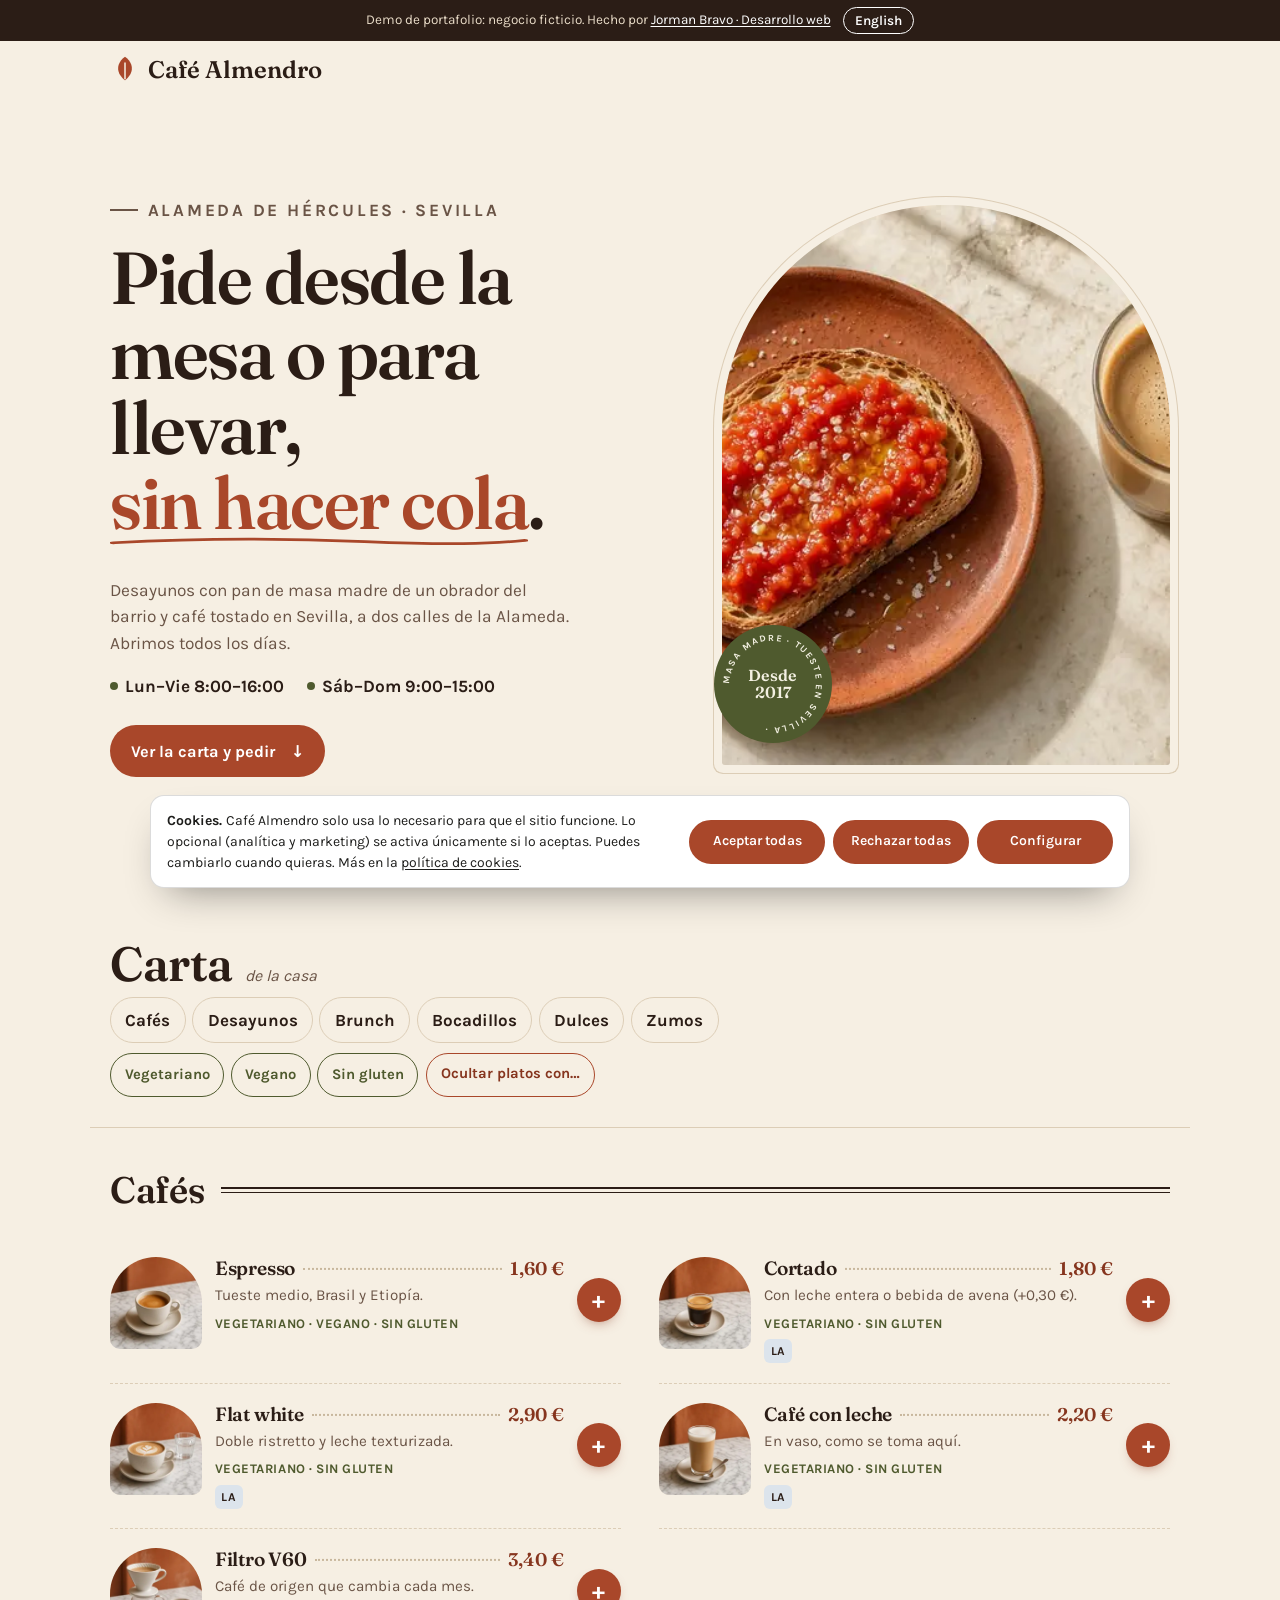
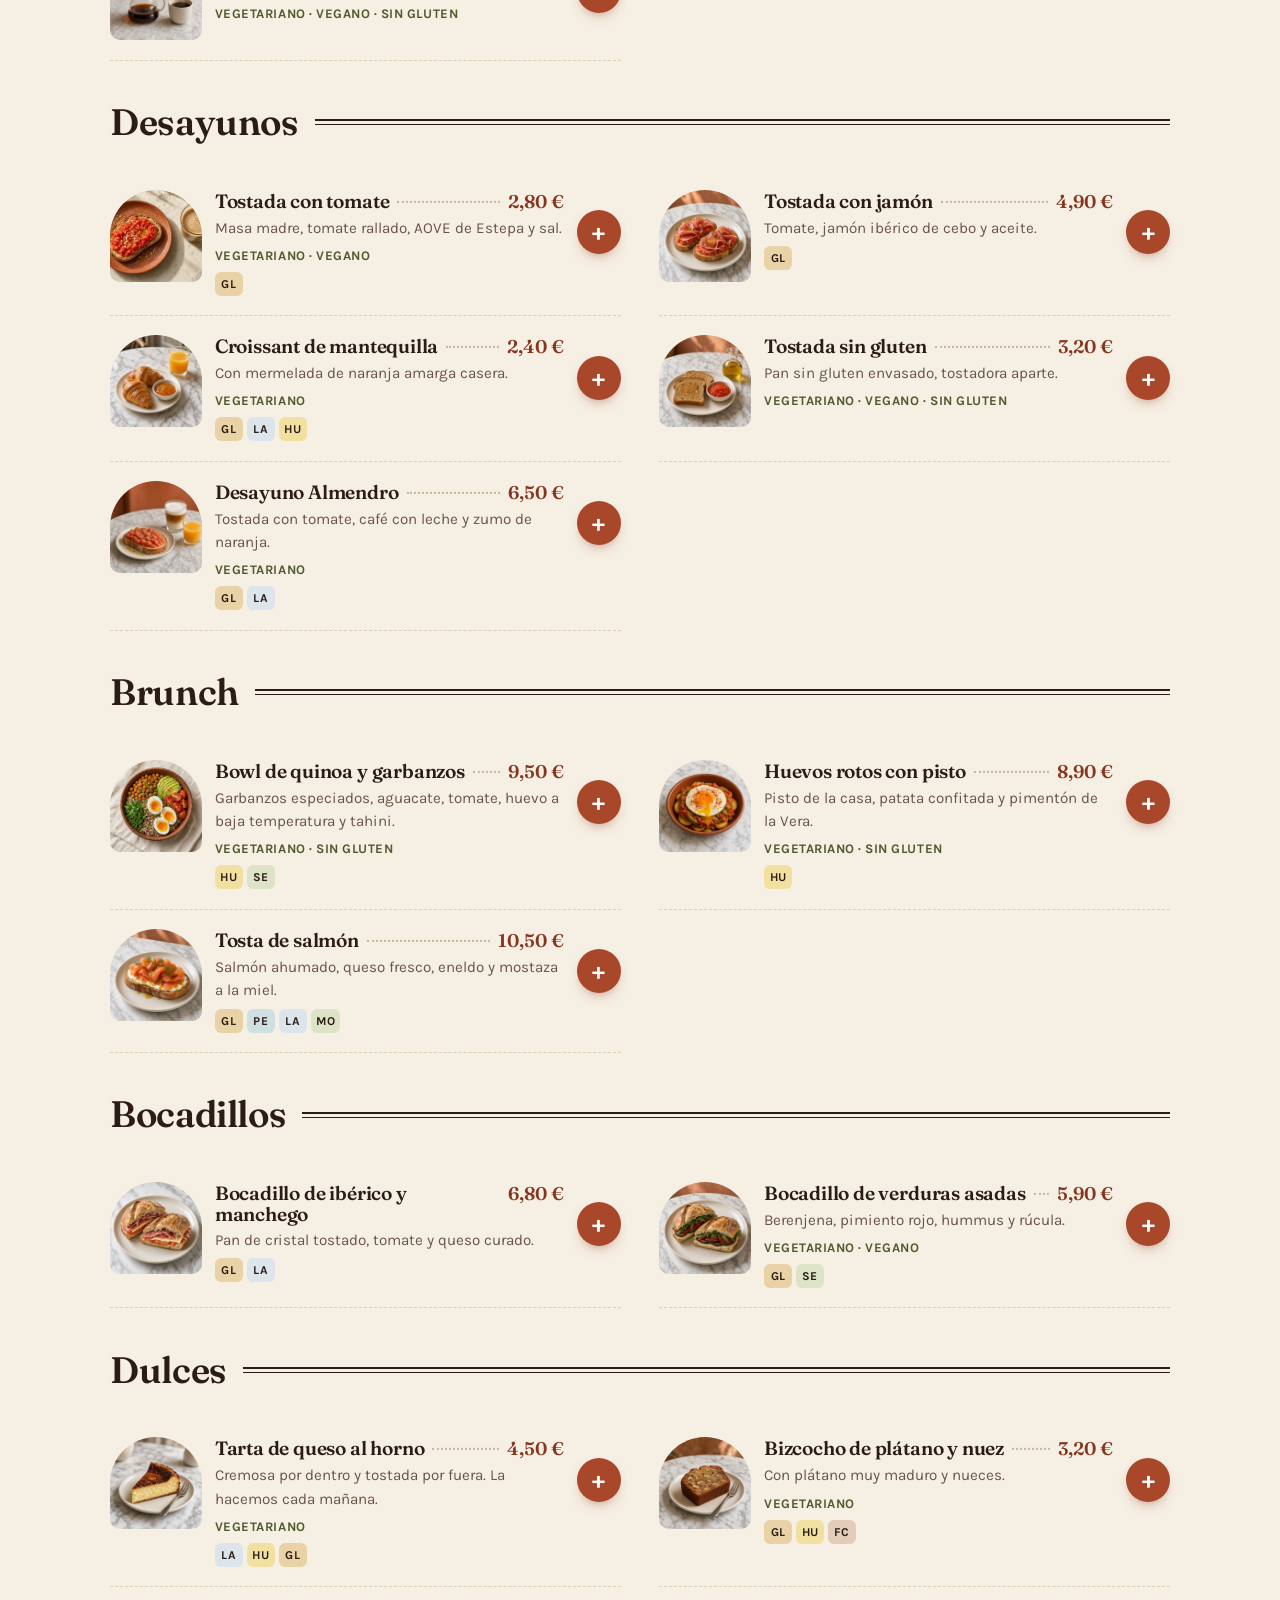
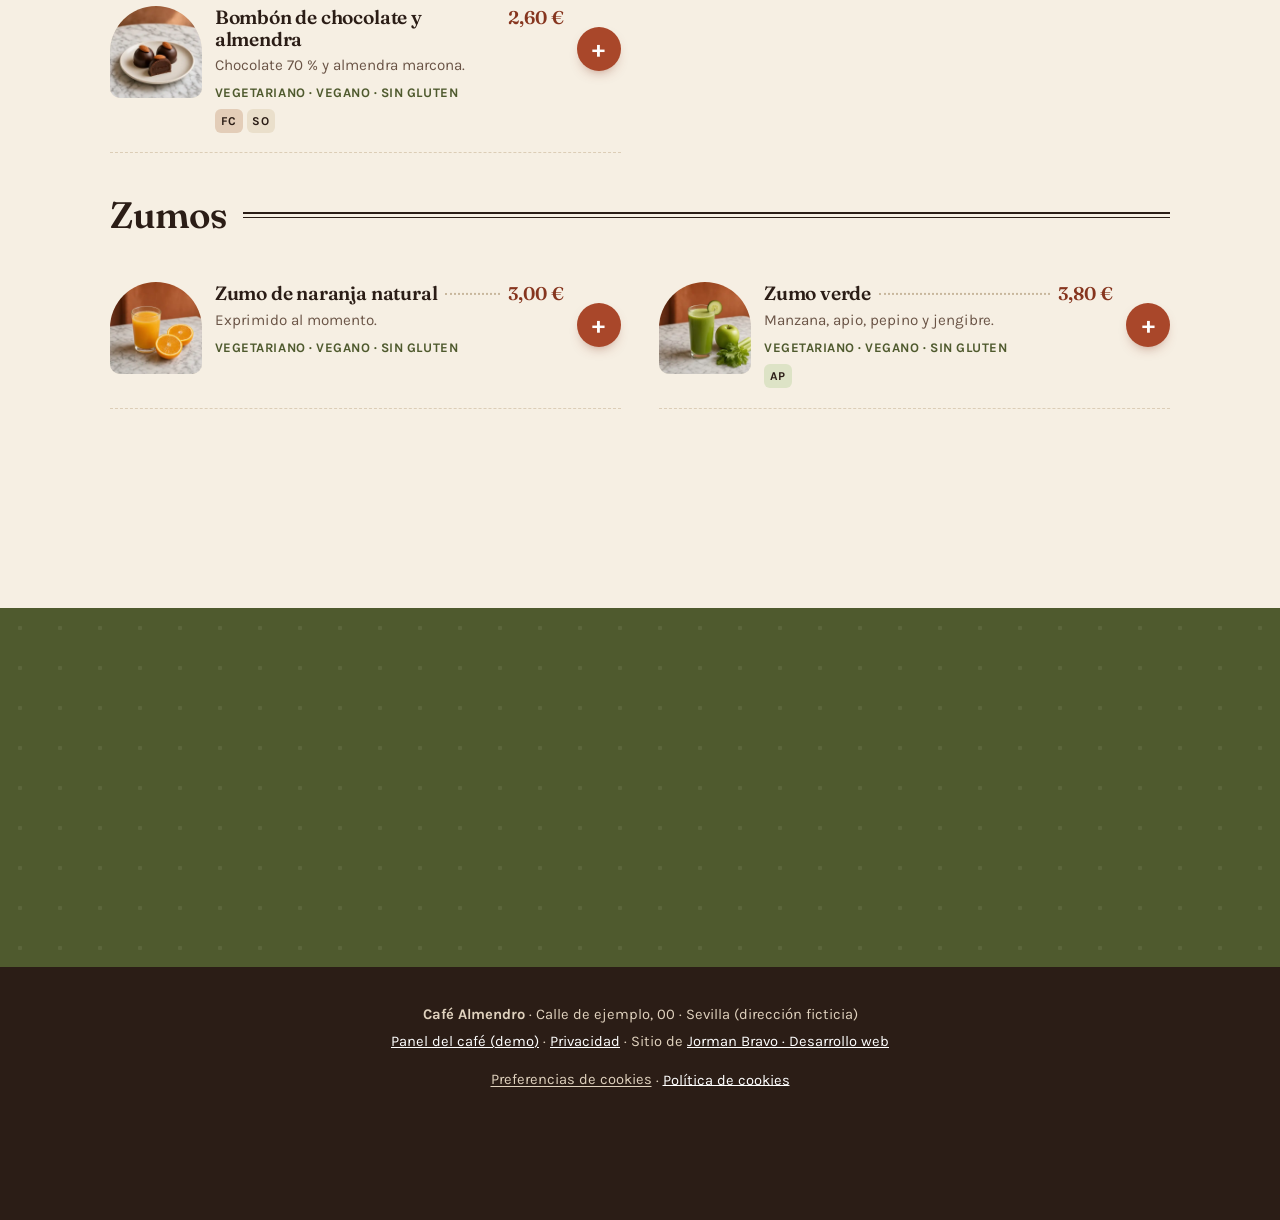
<file: index.html>
<!doctype html>
<html lang="es">
<head>
<meta charset="utf-8">
<meta name="viewport" content="width=device-width, initial-scale=1">
<title>Café Almendro · Carta digital con alérgenos · Sevilla</title>
<meta name="description" content="Carta de Café Almendro: desayunos, brunch y café de especialidad en el centro de Sevilla. Filtra por alérgenos y pide desde la mesa. Demo de portafolio.">
<link rel="canonical" href="https://jormanbravo.com/demo-cafe/">
<link rel="alternate" hreflang="es" href="https://jormanbravo.com/demo-cafe/">
<link rel="alternate" hreflang="en" href="https://jormanbravo.com/demo-cafe/en/">
<meta http-equiv="Content-Security-Policy" content="default-src 'self'; img-src 'self' data: https://jormanj2b.goatcounter.com; style-src 'self'; script-src 'self' https://gc.zgo.at; font-src 'self'; connect-src 'self' https://jormanj2b.goatcounter.com; object-src 'none'; base-uri 'self'; form-action 'self'">
<meta name="referrer" content="strict-origin-when-cross-origin">
<meta name="theme-color" content="#F6EFE3">
<meta property="og:type" content="website">
<meta property="og:title" content="Café Almendro · Carta digital">
<meta property="og:description" content="Desayunos, brunch y café de especialidad. Filtra por alérgenos y pide desde la mesa.">
<meta property="og:url" content="https://jormanbravo.com/demo-cafe/">
<meta property="og:image" content="https://jormanbravo.com/demo-cafe/img/og.jpg">
<meta property="og:locale" content="es_ES">
<meta name="twitter:card" content="summary_large_image">
<link rel="icon" href="favicon.svg" type="image/svg+xml">
<link rel="preload" href="fonts/fraunces-normal-600.woff2" as="font" type="font/woff2" crossorigin>
<link rel="stylesheet" href="fonts.css">
<link rel="stylesheet" href="styles.css?v=2">
<script type="application/ld+json">
{"@context":"https://schema.org","@type":"CafeOrCoffeeShop","name":"Café Almendro","description":"Desayunos, brunch y café de especialidad en Sevilla. Negocio ficticio de demostración.","url":"https://jormanbravo.com/demo-cafe/","image":"https://jormanbravo.com/demo-cafe/img/og.jpg","servesCuisine":["Desayunos","Brunch","Café de especialidad"],"priceRange":"2 € – 11 €","acceptsReservations":"False","hasMenu":"https://jormanbravo.com/demo-cafe/#carta","address":{"@type":"PostalAddress","streetAddress":"Calle de ejemplo, 00","addressLocality":"Sevilla","postalCode":"41004","addressCountry":"ES"},"openingHoursSpecification":[{"@type":"OpeningHoursSpecification","dayOfWeek":["Monday","Tuesday","Wednesday","Thursday","Friday"],"opens":"08:00","closes":"16:00"},{"@type":"OpeningHoursSpecification","dayOfWeek":["Saturday","Sunday"],"opens":"09:00","closes":"15:00"}]}
</script>
<script src="cookies.js?v=1" defer data-key="demo-cafe" data-owner="Café Almendro" data-accent="#A9472A"></script>
</head>
<body data-reveal=".qr-inner, .legend-note">
<a class="skip" href="#carta">Saltar a la carta</a>
<div class="demo-bar">Demo de portafolio: negocio ficticio. Hecho por <a href="https://jormanbravo.com/">Jorman Bravo · Desarrollo web</a> <a class="lang-switch" href="en/" hreflang="en" lang="en">English</a></div>
<header class="top">
  <a class="logo" href="./" aria-label="Café Almendro, inicio">
    <svg class="logo-leaf" viewBox="0 0 32 32" aria-hidden="true"><path d="M16 3c7 5 9 12 6 18-2 4-6 7-6 7s-4-3-6-7C7 15 9 8 16 3z" fill="#A9472A"/><path d="M16 9v18" stroke="#F6EFE3" stroke-width="1.6"/></svg>
    Café Almendro
  </a>
  <p class="table-pill" id="table-pill" hidden></p>
</header>

<main>
<section class="intro">
  <div class="intro-text">
    <p class="eyebrow">Alameda de Hércules · Sevilla</p>
    <h1>Pide desde la mesa o para llevar, <em>sin hacer cola</em>.</h1>
    <p>Desayunos con pan de masa madre de un obrador del barrio y café tostado en Sevilla, a dos calles de la Alameda. Abrimos todos los días.</p>
    <p class="hours"><span>Lun–Vie 8:00–16:00</span><span>Sáb–Dom 9:00–15:00</span></p>
    <a class="btn btn-go" href="#carta">Ver la carta y pedir <span aria-hidden="true">↓</span></a>
  </div>
  <figure class="intro-fig">
    <img class="intro-img" src="img/hero-800.webp" srcset="img/hero-400.webp 400w, img/hero-800.webp 800w, img/hero-1600.webp 1600w" sizes="(min-width: 900px) 50vw, 100vw" width="1600" height="900" alt="Tostada con tomate y aceite y un café con leche en vaso sobre mesa de mármol" fetchpriority="high">
    <figcaption class="badge" aria-hidden="true"><svg viewBox="0 0 120 120"><defs><path id="bc" d="M60 60m-44 0a44 44 0 1 1 88 0a44 44 0 1 1-88 0"/></defs><text><textPath href="#bc">masa madre · tueste en Sevilla · </textPath></text></svg><span>Desde<br>2017</span></figcaption>
  </figure>
</section>

<section id="carta" class="menu" aria-labelledby="carta-title">
  <div class="menu-head">
    <h2 id="carta-title">Carta</h2>
    <nav class="cats" id="cats" aria-label="Categorías de la carta"></nav>
    <div class="filters">
      <div class="chips" role="group" aria-label="Preferencias">
        <button type="button" class="chip" aria-pressed="false" data-diet="veg">Vegetariano</button>
        <button type="button" class="chip" aria-pressed="false" data-diet="vegan">Vegano</button>
        <button type="button" class="chip" aria-pressed="false" data-diet="sg">Sin gluten</button>
      </div>
      <details class="allergen-filter">
        <summary>Ocultar platos con… <span id="alg-count"></span></summary>
        <div class="alg-grid" id="alg-grid"></div>
      </details>
    </div>
    <p class="result" id="result" aria-live="polite"></p>
  </div>
  <div id="menu-list"></div>
  <p class="legend-note">Alérgenos según el Reglamento (UE) 1169/2011. Si tienes una alergia grave, díselo a quien te atienda: en cocina compartimos superficies.</p>
</section>

<section class="qr-band">
  <div class="qr-inner">
    <img src="img/qr-mesa-7.svg" width="160" height="160" alt="Código QR de ejemplo que abre la carta en la mesa 7">
    <div>
      <h2>Un QR en cada mesa</h2>
      <p>El cliente escanea, ve la carta en su idioma de siempre y pide sin esperar. El pedido llega con el número de mesa.</p>
      <div class="qr-actions"><a class="btn btn-line" href="qr.html">Ver los QR imprimibles</a><a class="btn btn-line" href="panel/">Abrir el panel del café</a></div>
    </div>
  </div>
</section>
</main>

<div class="order-bar" id="order-bar" hidden>
  <button type="button" class="btn btn-block" id="open-order"><span id="order-count"></span><span id="order-total"></span></button>
</div>

<dialog class="sheet" id="sheet" aria-labelledby="sheet-title">
  <form method="dialog" class="sheet-inner" id="order-form" novalidate>
    <div class="sheet-head">
      <h2 id="sheet-title">Tu pedido</h2>
      <button class="icon-btn" value="cancel" aria-label="Cerrar" formnovalidate>
        <svg viewBox="0 0 24 24" width="22" height="22" aria-hidden="true"><path d="M6 6l12 12M18 6L6 18" stroke="currentColor" stroke-width="2"/></svg>
      </button>
    </div>
    <ul class="lines" id="lines"></ul>
    <fieldset class="mode">
      <legend>¿Dónde lo tomas?</legend>
      <label><input type="radio" name="modo" value="mesa" checked> En mesa</label>
      <label><input type="radio" name="modo" value="llevar"> Para llevar</label>
    </fieldset>
    <div class="field" id="f-mesa">
      <label for="mesa">Número de mesa</label>
      <input id="mesa" inputmode="numeric" maxlength="2" pattern="[0-9]*">
      <p class="error" id="err-mesa" hidden>Indica el número de mesa (1 a 20).</p>
    </div>
    <div class="field" id="f-nombre" hidden>
      <label for="nombre">Nombre para recoger</label>
      <input id="nombre" maxlength="40" autocomplete="given-name">
      <p class="error" id="err-nombre" hidden>Escribe un nombre para llamarte.</p>
    </div>
    <div class="field">
      <label for="nota">Nota para cocina <span class="opt">(opcional)</span></label>
      <input id="nota" maxlength="120" placeholder="Leche de avena, sin azúcar…">
    </div>
    <p class="total-line"><span>Total</span><strong id="sheet-total"></strong></p>
    <button class="btn btn-block" type="button" id="send">Enviar pedido por WhatsApp</button>
    <p class="fine">Demo: WhatsApp se abre con el pedido escrito para que elijas a quién enviarlo. En el sitio real va directo al número del café.</p>
  </form>
</dialog>

<footer class="foot">
  <p><strong>Café Almendro</strong> · Calle de ejemplo, 00 · Sevilla (dirección ficticia)</p>
  <p><a href="panel/">Panel del café (demo)</a> · <a href="privacidad.html">Privacidad</a> · Sitio de <a href="https://jormanbravo.com/">Jorman Bravo · Desarrollo web</a></p>
</footer>
<script src="menu.js" defer></script>
<script src="store.js" defer></script>
<script src="app.js" defer></script>
<script src="reveal.js" defer></script>
<script data-goatcounter="https://jormanj2b.goatcounter.com/count" async src="//gc.zgo.at/count.js"></script>
</body>
</html>
</file>
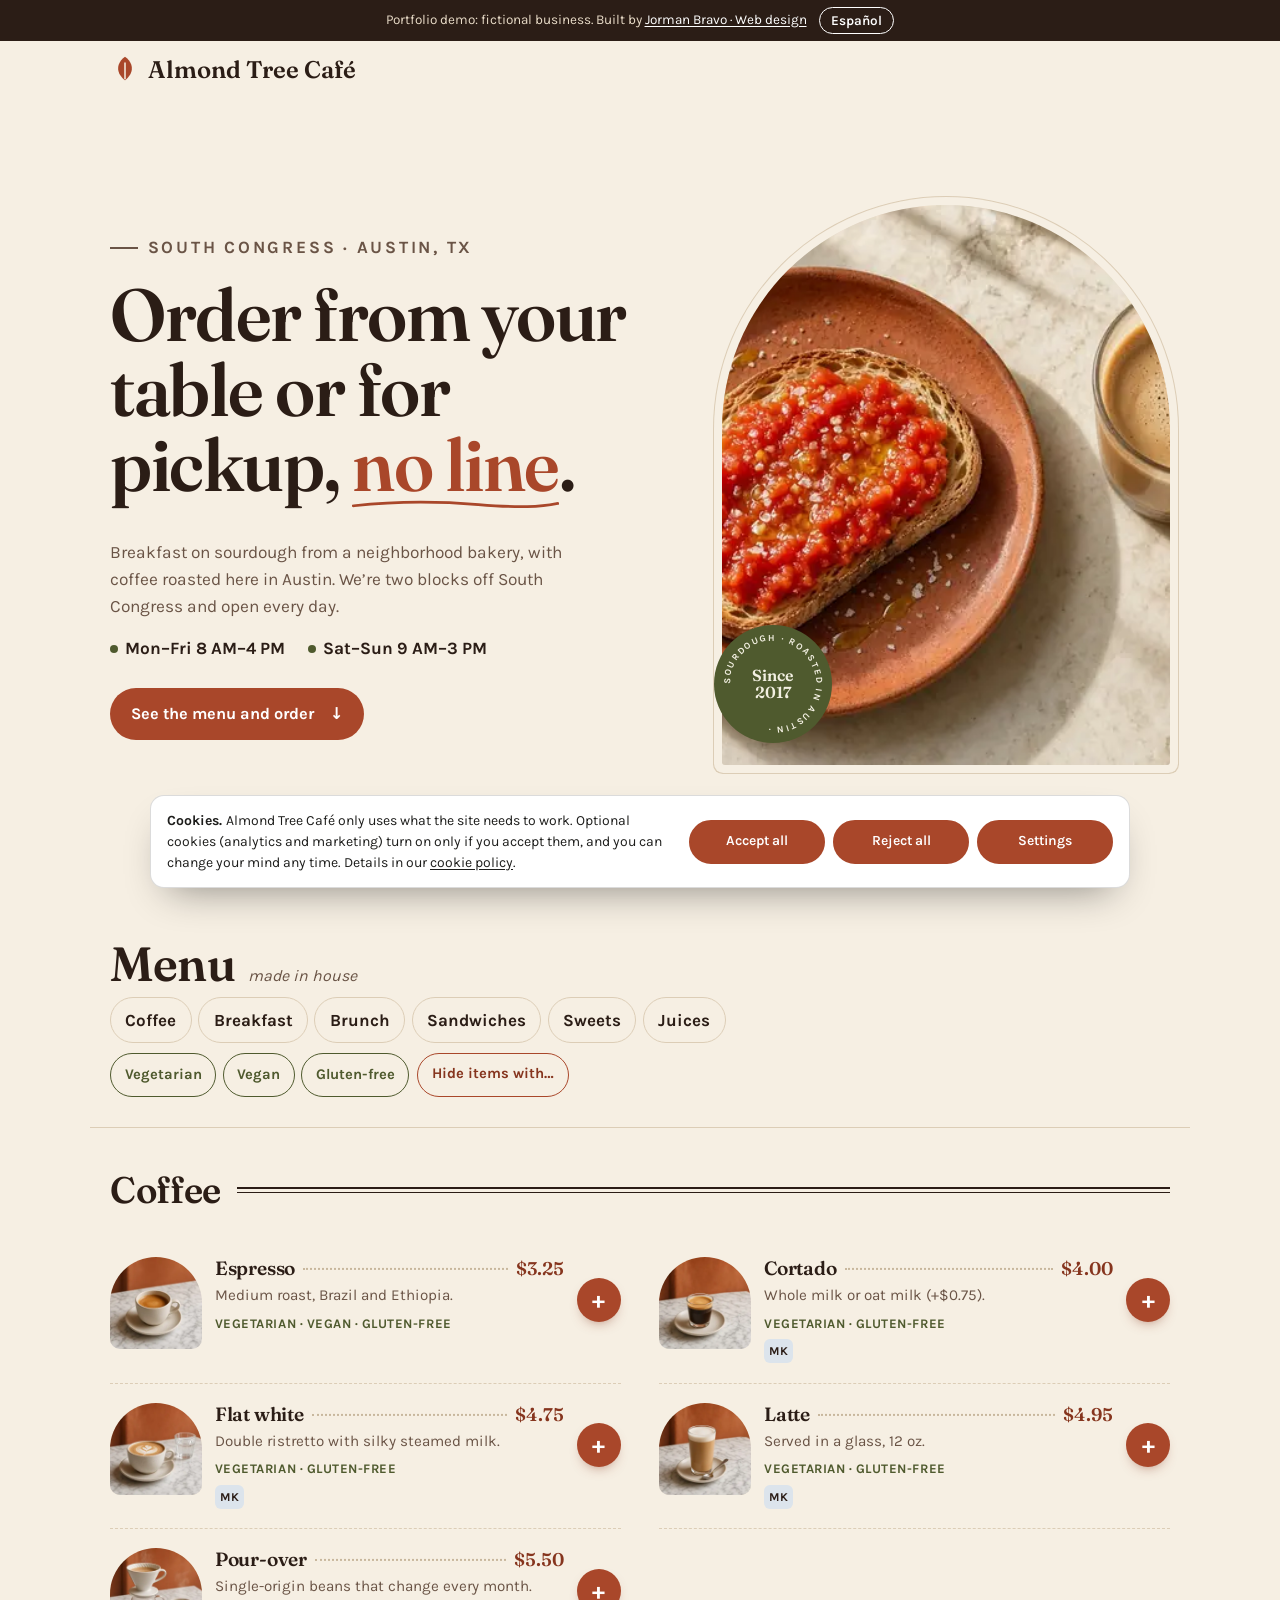
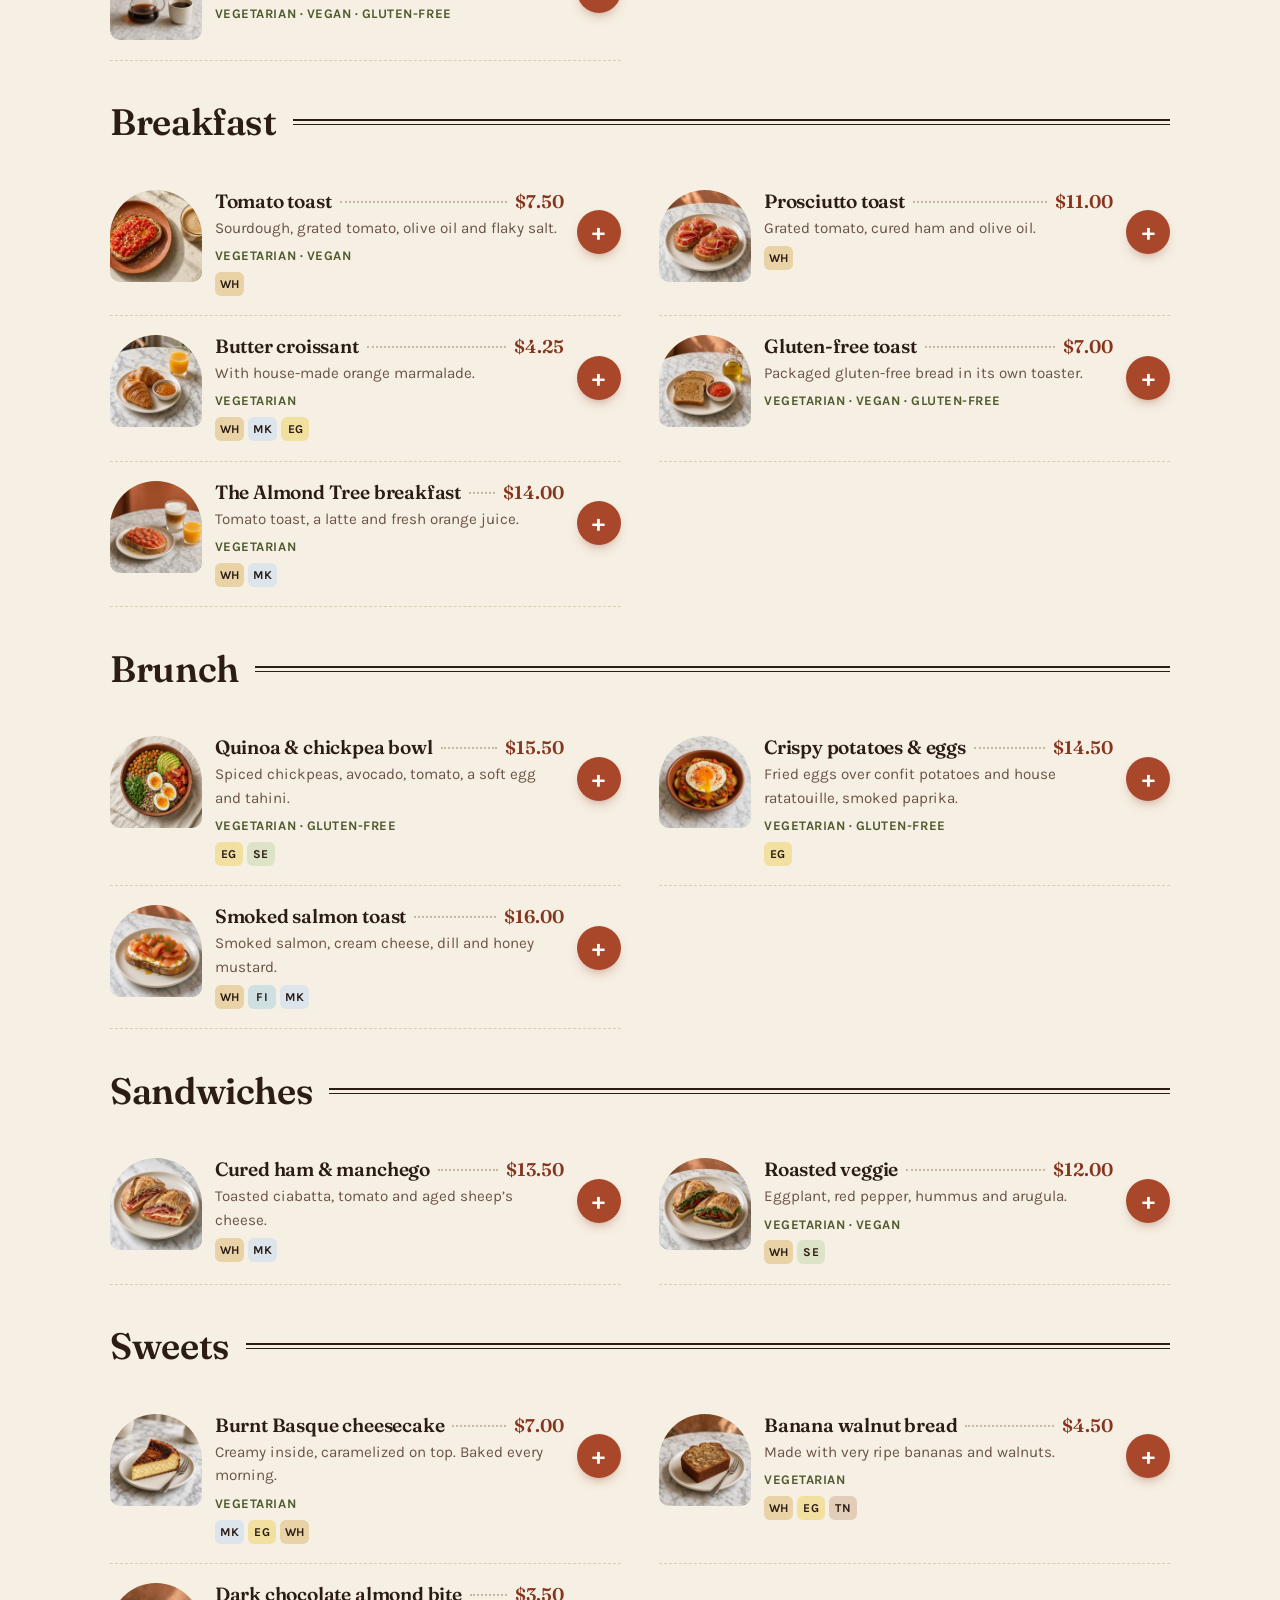
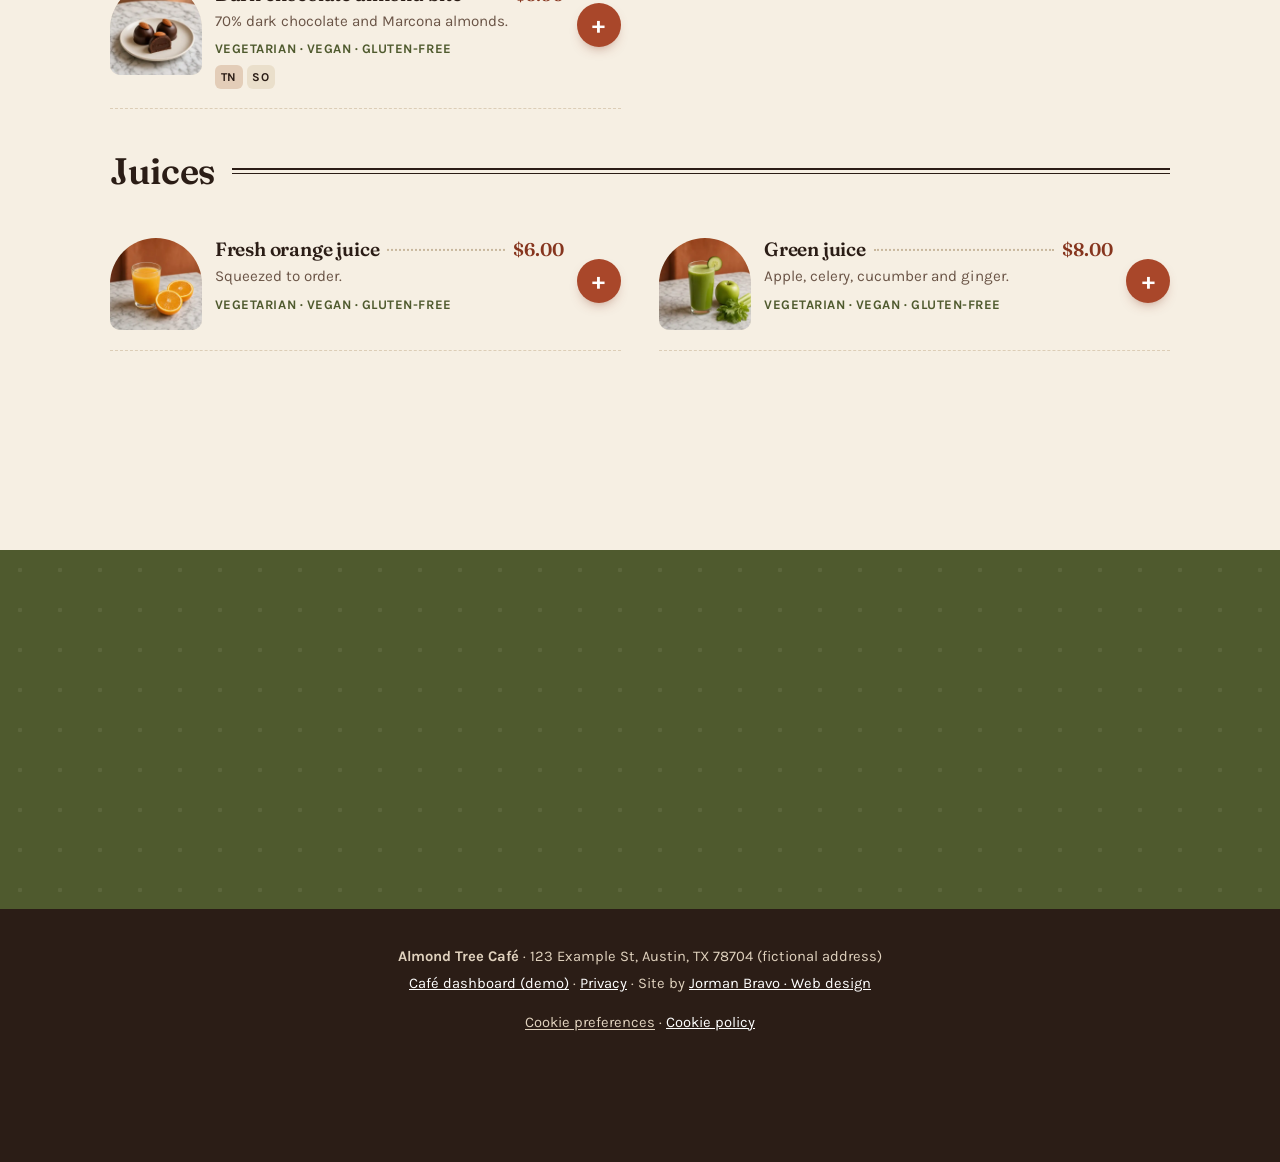
<file: en/index.html>
<!doctype html>
<html lang="en">
<head>
<meta charset="utf-8">
<meta name="viewport" content="width=device-width, initial-scale=1">
<title>Almond Tree Café · Online menu with allergen filters · Austin, TX</title>
<meta name="description" content="Almond Tree Café menu: breakfast, brunch and specialty coffee in Austin, TX. Filter by allergens and order from your table. Portfolio demo.">
<link rel="canonical" href="https://jormanbravo.com/demo-cafe/en/">
<link rel="alternate" hreflang="en" href="https://jormanbravo.com/demo-cafe/en/">
<link rel="alternate" hreflang="es" href="https://jormanbravo.com/demo-cafe/">
<meta http-equiv="Content-Security-Policy" content="default-src 'self'; img-src 'self' data: https://jormanj2b.goatcounter.com; style-src 'self'; script-src 'self' https://gc.zgo.at; font-src 'self'; connect-src 'self' https://jormanj2b.goatcounter.com; object-src 'none'; base-uri 'self'; form-action 'self'">
<meta name="referrer" content="strict-origin-when-cross-origin">
<meta name="theme-color" content="#F6EFE3">
<meta property="og:type" content="website">
<meta property="og:title" content="Almond Tree Café · Online menu">
<meta property="og:description" content="Breakfast, brunch and specialty coffee. Filter by allergens and order from your table.">
<meta property="og:url" content="https://jormanbravo.com/demo-cafe/en/">
<meta property="og:image" content="https://jormanbravo.com/demo-cafe/img/og.jpg">
<meta property="og:locale" content="en_US">
<meta property="og:locale:alternate" content="es_ES">
<meta name="twitter:card" content="summary_large_image">
<link rel="icon" href="../favicon.svg" type="image/svg+xml">
<link rel="preload" href="../fonts/fraunces-normal-600.woff2" as="font" type="font/woff2" crossorigin>
<link rel="stylesheet" href="../fonts.css">
<link rel="stylesheet" href="../styles.css?v=2">
<link rel="stylesheet" href="../cookies.css?v=1">
<script type="application/ld+json">
{"@context":"https://schema.org","@type":"CafeOrCoffeeShop","name":"Almond Tree Café","description":"Breakfast, brunch and specialty coffee in Austin, TX. Fictional demo business.","url":"https://jormanbravo.com/demo-cafe/en/","image":"https://jormanbravo.com/demo-cafe/img/og.jpg","servesCuisine":["Breakfast","Brunch","Specialty coffee"],"priceRange":"$3–$16","acceptsReservations":"False","hasMenu":"https://jormanbravo.com/demo-cafe/en/#menu","address":{"@type":"PostalAddress","streetAddress":"123 Example St","addressLocality":"Austin","addressRegion":"TX","postalCode":"78704","addressCountry":"US"},"openingHoursSpecification":[{"@type":"OpeningHoursSpecification","dayOfWeek":["Monday","Tuesday","Wednesday","Thursday","Friday"],"opens":"08:00","closes":"16:00"},{"@type":"OpeningHoursSpecification","dayOfWeek":["Saturday","Sunday"],"opens":"09:00","closes":"15:00"}]}
</script>
<script src="cookies.js?v=1" defer data-key="demo-cafe" data-owner="Almond Tree Café" data-accent="#A9472A"></script>
</head>
<body data-reveal=".qr-inner, .legend-note">
<a class="skip" href="#menu">Skip to the menu</a>
<div class="demo-bar">Portfolio demo: fictional business. Built by <a href="https://jormanbravo.com/">Jorman Bravo · Web design</a> <a class="lang-switch" href="../" hreflang="es" lang="es">Español</a></div>
<header class="top">
  <a class="logo" href="./" aria-label="Almond Tree Café, home">
    <svg class="logo-leaf" viewBox="0 0 32 32" aria-hidden="true"><path d="M16 3c7 5 9 12 6 18-2 4-6 7-6 7s-4-3-6-7C7 15 9 8 16 3z" fill="#A9472A"/><path d="M16 9v18" stroke="#F6EFE3" stroke-width="1.6"/></svg>
    Almond Tree Café
  </a>
  <p class="table-pill" id="table-pill" hidden></p>
</header>

<main>
<section class="intro">
  <div class="intro-text">
    <p class="eyebrow">South Congress · Austin, TX</p>
    <h1>Order from your table or for pickup, <em>no line</em>.</h1>
    <p>Breakfast on sourdough from a neighborhood bakery, with coffee roasted here in Austin. We’re two blocks off South Congress and open every day.</p>
    <p class="hours"><span>Mon–Fri 8 AM–4 PM</span><span>Sat–Sun 9 AM–3 PM</span></p>
    <a class="btn btn-go" href="#menu">See the menu and order <span aria-hidden="true">↓</span></a>
  </div>
  <figure class="intro-fig">
    <img class="intro-img" src="../img/hero-800.webp" srcset="../img/hero-400.webp 400w, ../img/hero-800.webp 800w, ../img/hero-1600.webp 1600w" sizes="(min-width: 900px) 50vw, 100vw" width="1600" height="900" alt="Tomato toast with olive oil and a latte in a glass on a marble table" fetchpriority="high">
    <figcaption class="badge" aria-hidden="true"><svg viewBox="0 0 120 120"><defs><path id="bc" d="M60 60m-44 0a44 44 0 1 1 88 0a44 44 0 1 1-88 0"/></defs><text><textPath href="#bc">sourdough · roasted in Austin · </textPath></text></svg><span>Since<br>2017</span></figcaption>
  </figure>
</section>

<section id="menu" class="menu" aria-labelledby="menu-title">
  <div class="menu-head">
    <h2 id="menu-title">Menu</h2>
    <nav class="cats" id="cats" aria-label="Menu categories"></nav>
    <div class="filters">
      <div class="chips" role="group" aria-label="Dietary preferences">
        <button type="button" class="chip" aria-pressed="false" data-diet="veg">Vegetarian</button>
        <button type="button" class="chip" aria-pressed="false" data-diet="vegan">Vegan</button>
        <button type="button" class="chip" aria-pressed="false" data-diet="sg">Gluten-free</button>
      </div>
      <details class="allergen-filter">
        <summary>Hide items with… <span id="alg-count"></span></summary>
        <div class="alg-grid" id="alg-grid"></div>
      </details>
    </div>
    <p class="result" id="result" aria-live="polite"></p>
  </div>
  <div id="menu-list"></div>
  <p class="legend-note">Allergens follow the FDA’s nine major food allergens. If you have a severe allergy, please tell your server: our kitchen shares prep surfaces.</p>
</section>

<section class="qr-band">
  <div class="qr-inner">
    <img src="img/qr-table-7.svg" width="160" height="160" alt="Sample QR code that opens the menu at table 7">
    <div>
      <h2>A QR code on every table</h2>
      <p>Guests scan, browse the menu on their own phone and order without waiting. Each order comes in with its table number.</p>
      <div class="qr-actions"><a class="btn btn-line" href="qr.html">See the printable QR cards</a><a class="btn btn-line" href="panel/">Open the café dashboard</a></div>
    </div>
  </div>
</section>
</main>

<div class="order-bar" id="order-bar" hidden>
  <button type="button" class="btn btn-block" id="open-order"><span id="order-count"></span><span id="order-total"></span></button>
</div>

<dialog class="sheet" id="sheet" aria-labelledby="sheet-title">
  <form method="dialog" class="sheet-inner" id="order-form" novalidate>
    <div class="sheet-head">
      <h2 id="sheet-title">Your order</h2>
      <button class="icon-btn" value="cancel" aria-label="Close" formnovalidate>
        <svg viewBox="0 0 24 24" width="22" height="22" aria-hidden="true"><path d="M6 6l12 12M18 6L6 18" stroke="currentColor" stroke-width="2"/></svg>
      </button>
    </div>
    <ul class="lines" id="lines"></ul>
    <fieldset class="mode">
      <legend>Dine in or pickup?</legend>
      <label><input type="radio" name="modo" value="mesa" checked> Dine in</label>
      <label><input type="radio" name="modo" value="llevar"> Pickup</label>
    </fieldset>
    <div class="field" id="f-mesa">
      <label for="mesa">Table number</label>
      <input id="mesa" inputmode="numeric" maxlength="2" pattern="[0-9]*">
      <p class="error" id="err-mesa" hidden>Enter your table number (1 to 20).</p>
    </div>
    <div class="field" id="f-nombre" hidden>
      <label for="nombre">Name for pickup</label>
      <input id="nombre" maxlength="40" autocomplete="given-name">
      <p class="error" id="err-nombre" hidden>Enter a name so we can call you when it’s ready.</p>
    </div>
    <div class="field">
      <label for="nota">Note for the kitchen <span class="opt">(optional)</span></label>
      <input id="nota" maxlength="120" placeholder="Oat milk, no sugar…">
    </div>
    <p class="total-line"><span>Total</span><strong id="sheet-total"></strong></p>
    <button class="btn btn-block" type="button" id="send">Send order via WhatsApp</button>
    <p class="fine">Demo: WhatsApp opens with your order typed out so you can pick who gets it. On a live site it goes straight to the café’s number.</p>
  </form>
</dialog>

<footer class="foot">
  <p><strong>Almond Tree Café</strong> · 123 Example St, Austin, TX 78704 (fictional address)</p>
  <p><a href="panel/">Café dashboard (demo)</a> · <a href="privacy.html">Privacy</a> · Site by <a href="https://jormanbravo.com/">Jorman Bravo · Web design</a></p>
</footer>
<script src="menu.js" defer></script>
<script src="store.js" defer></script>
<script src="app.js" defer></script>
<script src="../reveal.js" defer></script>
<script data-goatcounter="https://jormanj2b.goatcounter.com/count" async src="//gc.zgo.at/count.js"></script>
</body>
</html>
</file>
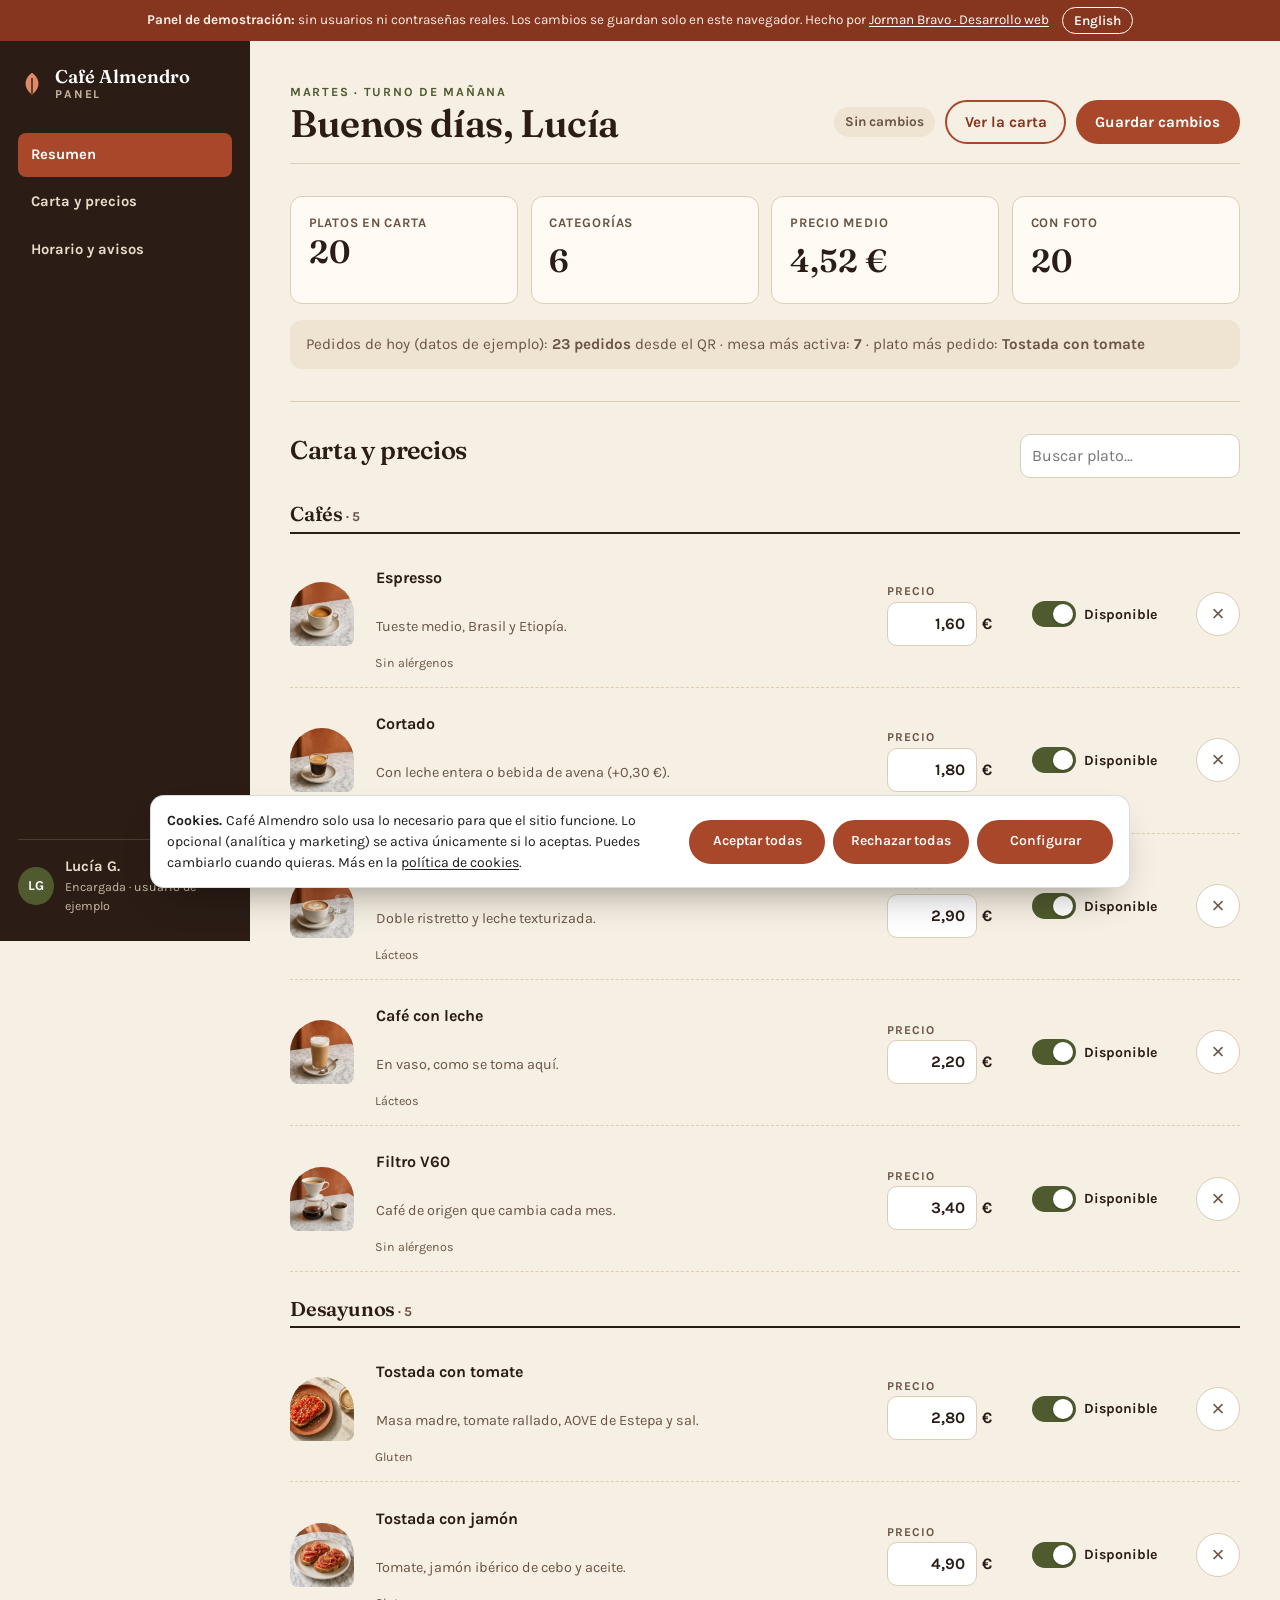
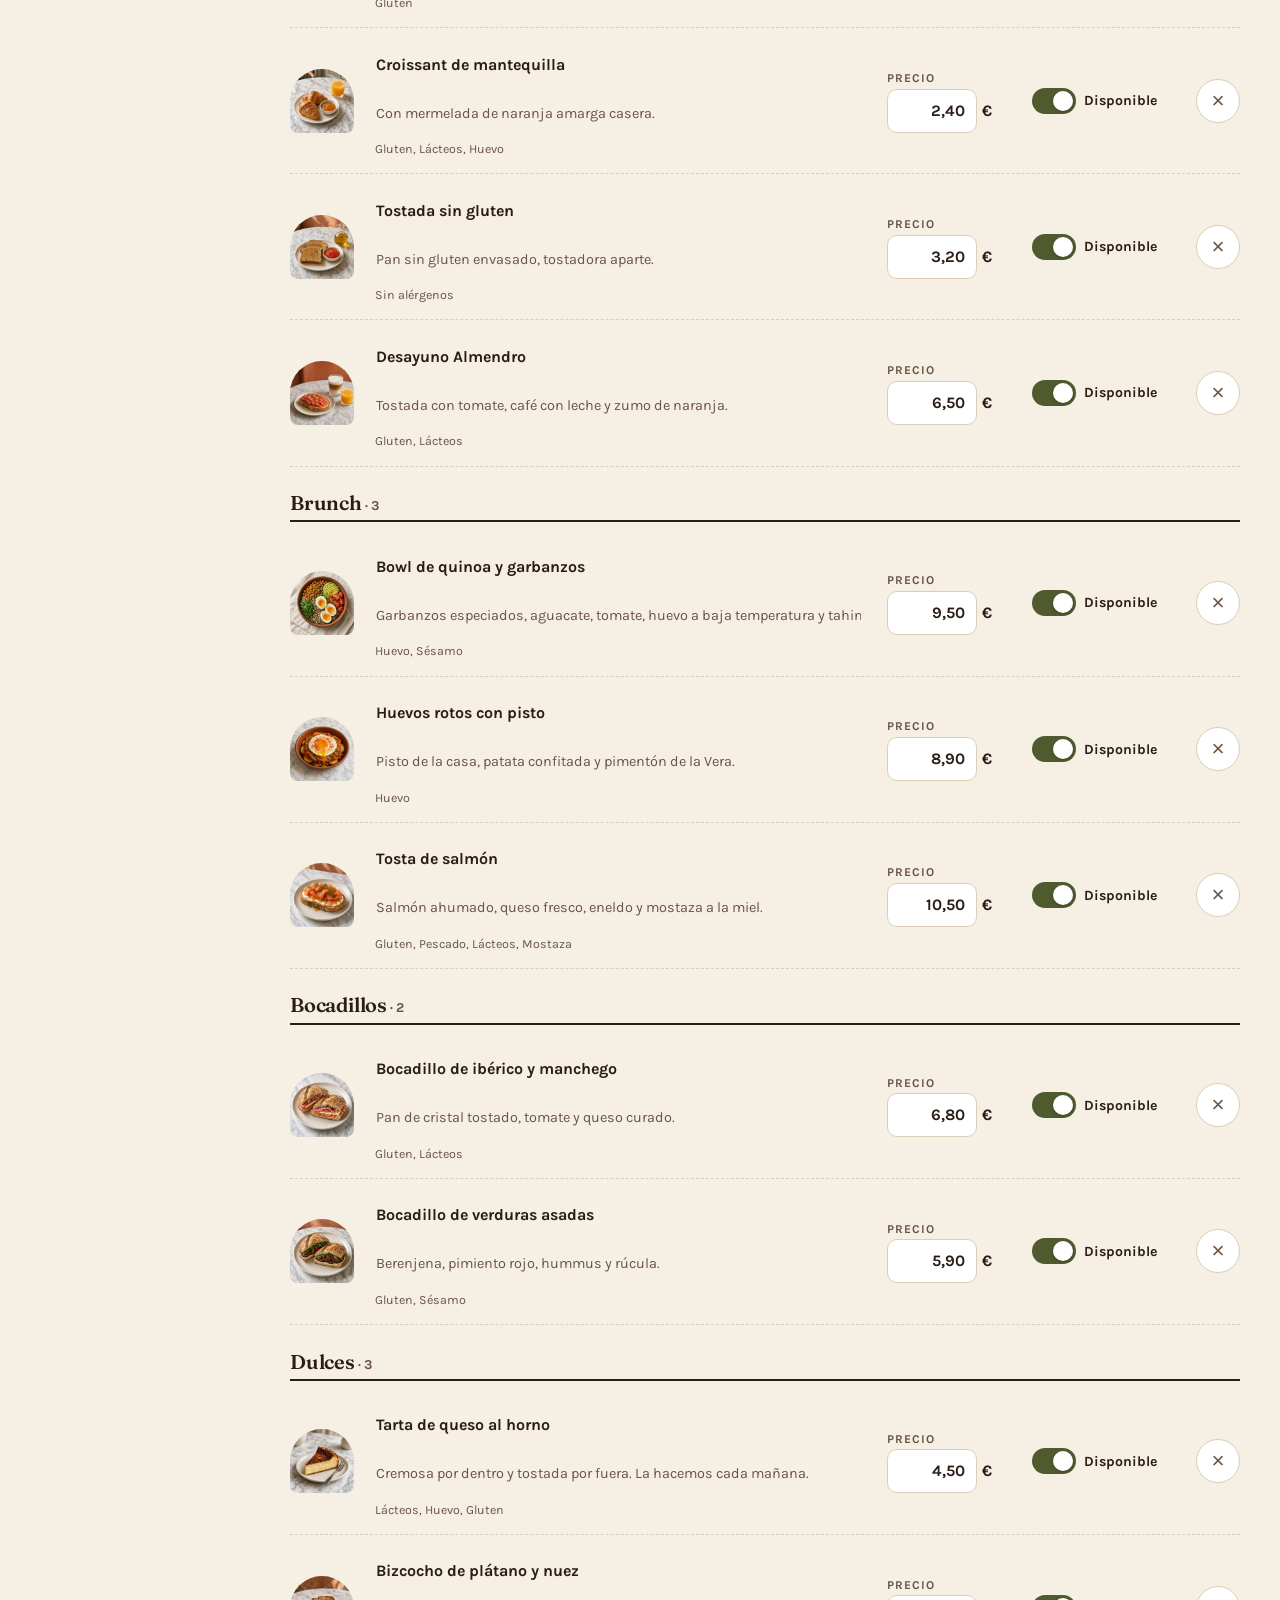
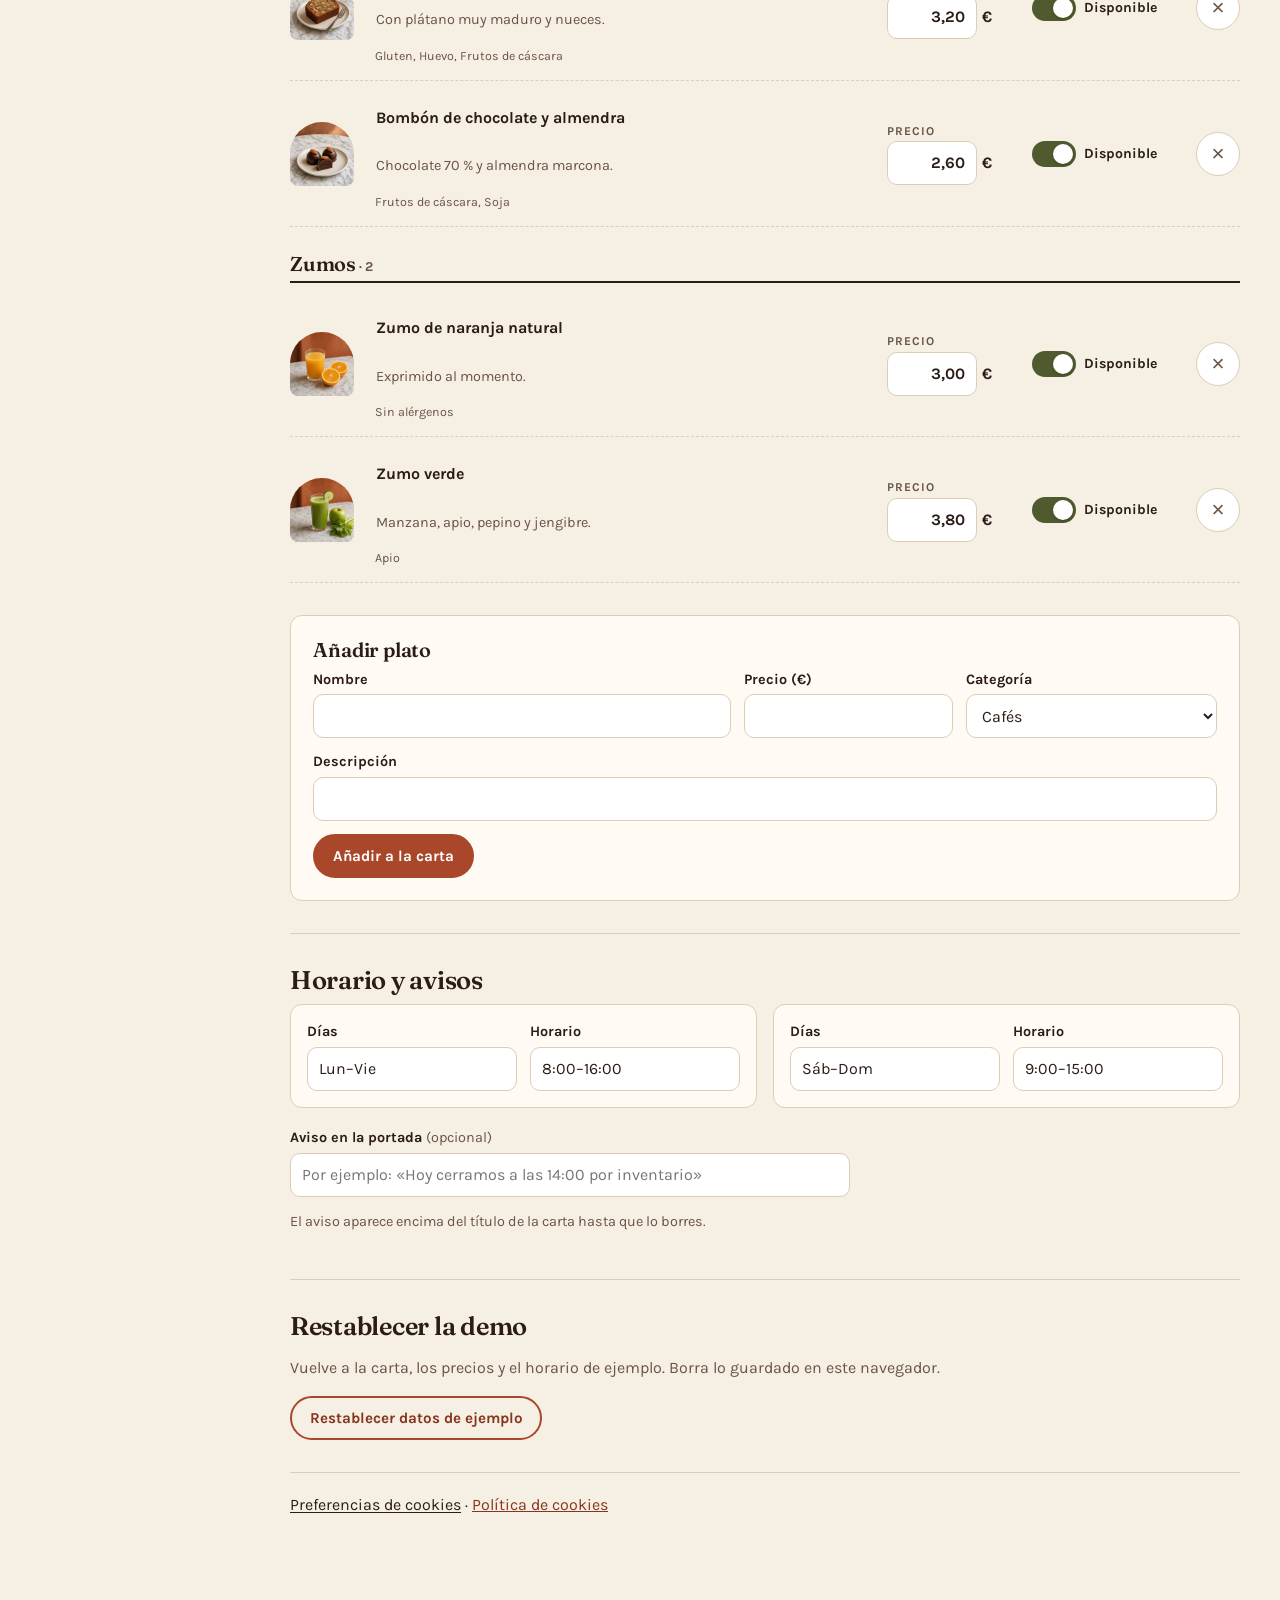
<file: panel/index.html>
<!doctype html>
<html lang="es">
<head>
<meta charset="utf-8">
<meta name="viewport" content="width=device-width, initial-scale=1">
<title>Panel de Café Almendro · Demo de panel de administración</title>
<meta name="description" content="Demo de panel para que un café cambie su carta, precios, horario y fotos sin depender del programador. Datos de ejemplo, se guardan solo en tu navegador.">
<meta name="robots" content="noindex">
<link rel="canonical" href="https://jormanbravo.com/demo-cafe/panel/">
<meta http-equiv="Content-Security-Policy" content="default-src 'self'; img-src 'self' data: blob: https://jormanj2b.goatcounter.com; style-src 'self'; script-src 'self' https://gc.zgo.at; font-src 'self'; connect-src 'self' https://jormanj2b.goatcounter.com; object-src 'none'; base-uri 'self'; form-action 'self'">
<meta name="referrer" content="strict-origin-when-cross-origin">
<meta name="theme-color" content="#2B1D16">
<link rel="icon" href="../favicon.svg" type="image/svg+xml">
<link rel="preload" href="../fonts/fraunces-normal-600.woff2" as="font" type="font/woff2" crossorigin>
<link rel="preload" href="../fonts/karla-normal-var.woff2" as="font" type="font/woff2" crossorigin>
<link rel="stylesheet" href="../fonts.css">
<link rel="stylesheet" href="panel.css?v=3">
<script src="../cookies.js?v=1" defer data-key="demo-cafe" data-owner="Café Almendro" data-accent="#A9472A"></script>
</head>
<body data-panel>
<a class="skip" href="#main">Saltar al contenido</a>
<div class="demo-bar"><strong>Panel de demostración:</strong> sin usuarios ni contraseñas reales. Los cambios se guardan solo en este navegador. Hecho por <a href="https://jormanbravo.com/">Jorman Bravo · Desarrollo web</a> <a class="lang-switch" href="../en/panel/" hreflang="en" lang="en">English</a></div>
<div class="app">
  <aside class="side">
    <a class="brand" href="../">
      <svg viewBox="0 0 32 32" aria-hidden="true"><path d="M16 3c7 5 9 12 6 18-2 4-6 7-6 7s-4-3-6-7C7 15 9 8 16 3z" fill="#E08A6A"/><path d="M16 9v18" stroke="#2B1D16" stroke-width="1.6"/></svg>
      <span>Café Almendro<small>Panel</small></span>
    </a>
    <nav class="side-nav" aria-label="Secciones del panel">
      <a href="#resumen" aria-current="true">Resumen</a>
      <a href="#carta">Carta y precios</a>
      <a href="#horario">Horario y avisos</a>
    </nav>
    <div class="who"><span class="avatar" aria-hidden="true">LG</span><span>Lucía G.<small>Encargada · usuario de ejemplo</small></span></div>
  </aside>
  <main id="main" class="main">
    <header class="head">
      <div><p class="eyebrow">Martes · turno de mañana</p><h1>Buenos días, Lucía</h1></div>
      <div class="head-actions">
        <span class="state" id="state">Sin cambios</span>
        <a class="btn btn-ghost" href="../" id="preview">Ver la carta</a>
        <button class="btn" type="button" id="save">Guardar cambios</button>
      </div>
    </header>

    <section id="resumen" class="block" aria-labelledby="h-res">
      <h2 id="h-res" class="sr">Resumen</h2>
      <ul class="kpis">
        <li><span>Platos en carta</span><b id="k-items">0</b><small id="k-off"></small></li>
        <li><span>Categorías</span><b id="k-cats">0</b></li>
        <li><span>Precio medio</span><b id="k-avg">0</b></li>
        <li><span>Con foto</span><b id="k-img">0</b></li>
      </ul>
      <p class="sample">Pedidos de hoy (datos de ejemplo): <b>23 pedidos</b> desde el QR · mesa más activa: <b>7</b> · plato más pedido: <b>Tostada con tomate</b></p>
    </section>

    <section id="carta" class="block" aria-labelledby="h-carta">
      <div class="block-head">
        <h2 id="h-carta">Carta y precios</h2>
        <label class="search"><span class="sr">Buscar plato</span><input id="q" type="search" placeholder="Buscar plato…" autocomplete="off"></label>
      </div>
      <div id="cats"></div>
      <form class="add-form" id="add-form" novalidate>
        <h3>Añadir plato</h3>
        <div class="add-grid">
          <div class="f"><label for="n-name">Nombre</label><input id="n-name" maxlength="40" required></div>
          <div class="f"><label for="n-price">Precio (€)</label><input id="n-price" inputmode="decimal" maxlength="6" required></div>
          <div class="f"><label for="n-cat">Categoría</label><select id="n-cat"></select></div>
          <div class="f f-wide"><label for="n-desc">Descripción</label><input id="n-desc" maxlength="90"></div>
        </div>
        <p class="error" id="n-err" hidden></p>
        <button class="btn" type="submit">Añadir a la carta</button>
      </form>
    </section>

    <section id="horario" class="block" aria-labelledby="h-hor">
      <h2 id="h-hor">Horario y avisos</h2>
      <div class="hours-grid" id="hours"></div>
      <div class="f f-note"><label for="note">Aviso en la portada <span class="opt">(opcional)</span></label><input id="note" maxlength="80" placeholder="Por ejemplo: «Hoy cerramos a las 14:00 por inventario»"></div>
      <p class="hint">El aviso aparece encima del título de la carta hasta que lo borres.</p>
    </section>

    <section class="block danger">
      <h2>Restablecer la demo</h2>
      <p>Vuelve a la carta, los precios y el horario de ejemplo. Borra lo guardado en este navegador.</p>
      <button class="btn btn-line" type="button" id="reset">Restablecer datos de ejemplo</button>
    </section>
  </main>
</div>
<p class="toast" id="toast" role="status" hidden></p>
<script src="../menu.js" defer></script>
<script src="../store.js" defer></script>
<script src="panel.js" defer></script>
<script data-goatcounter="https://jormanj2b.goatcounter.com/count" async src="//gc.zgo.at/count.js"></script>
</body>
</html>
</file>
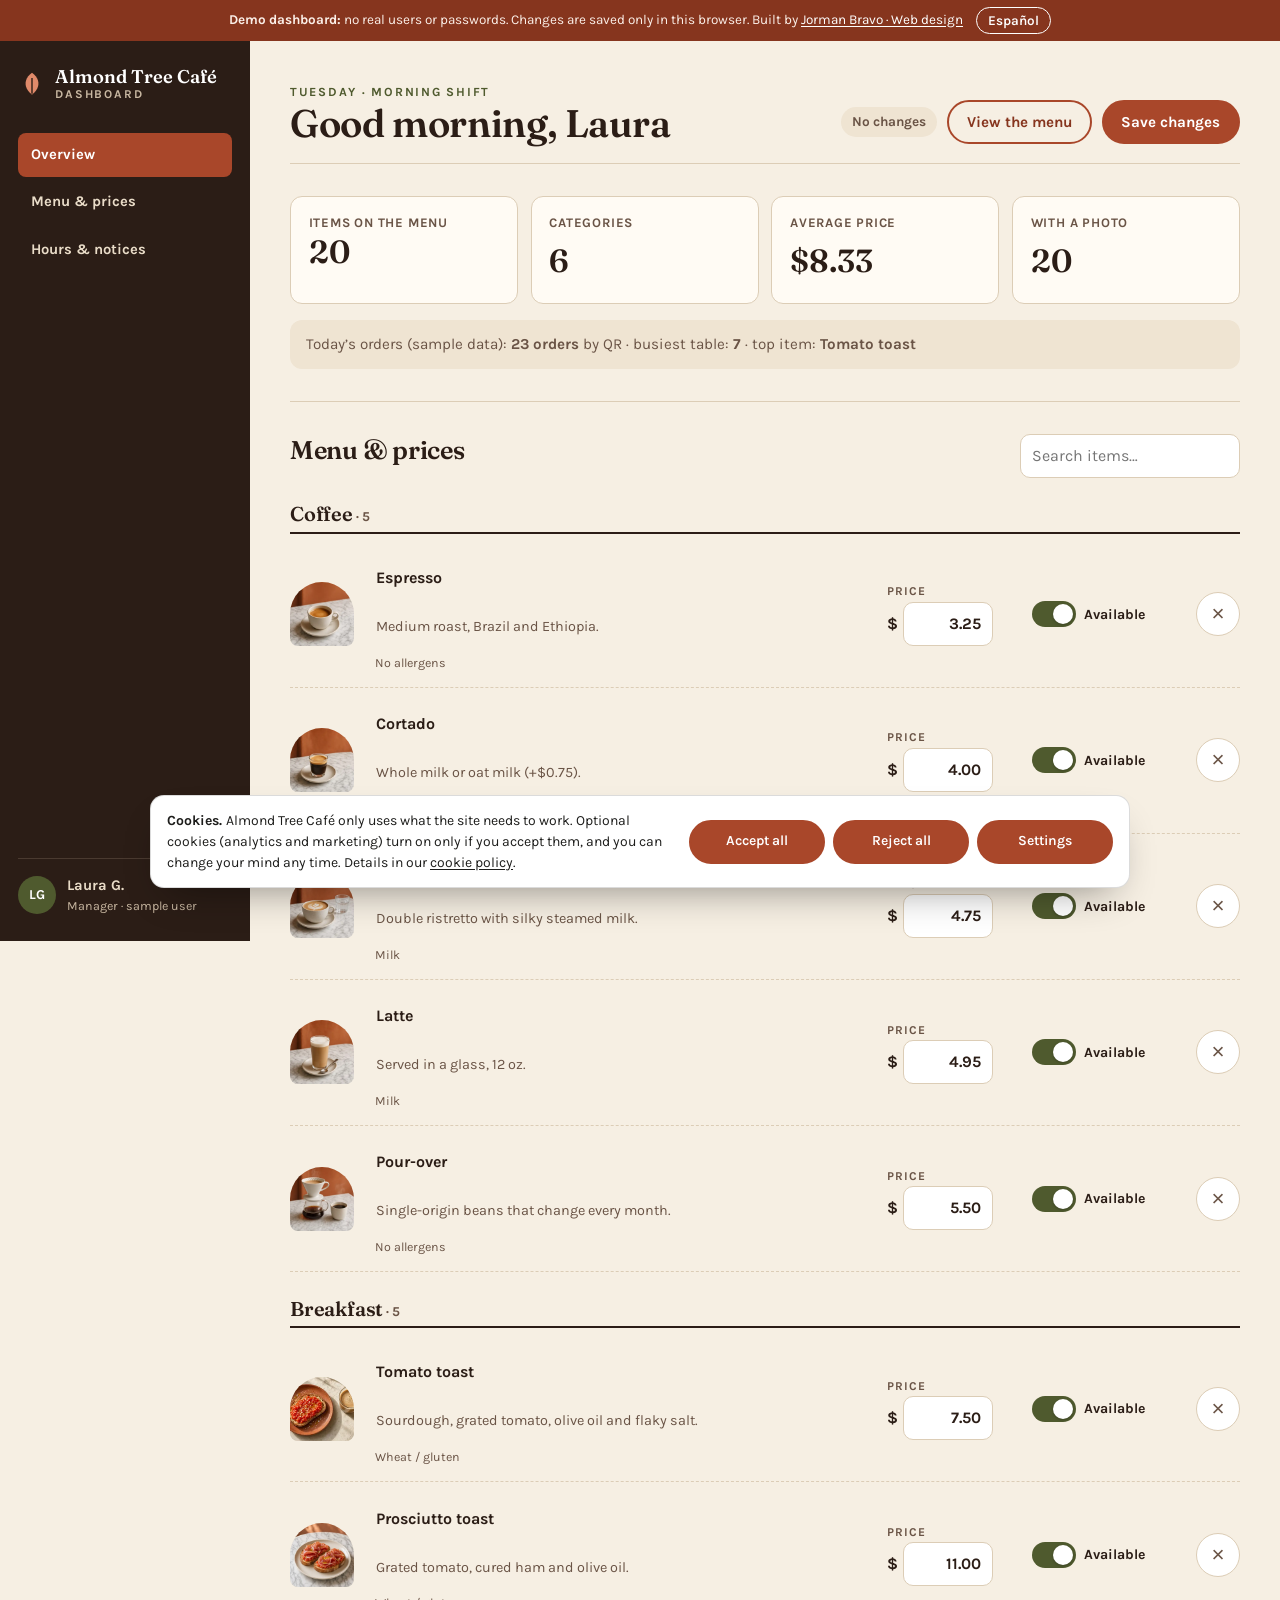
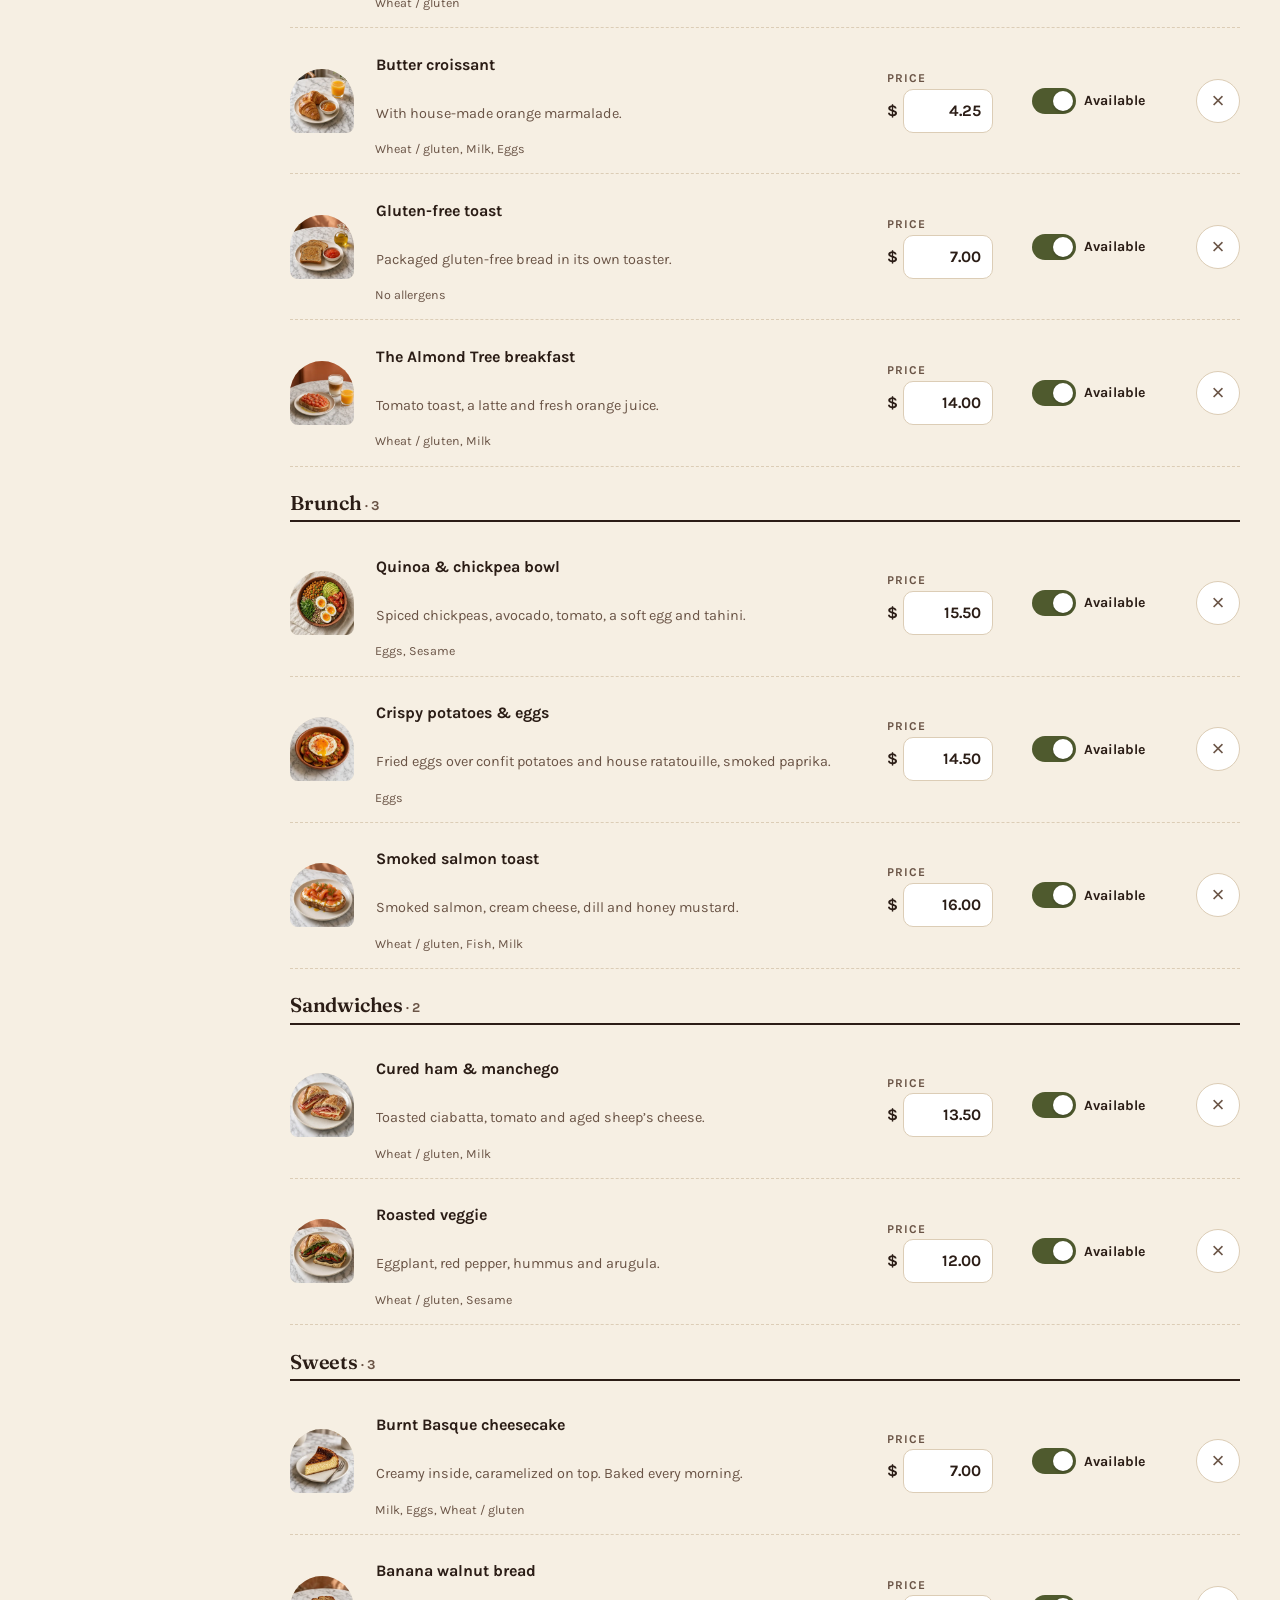
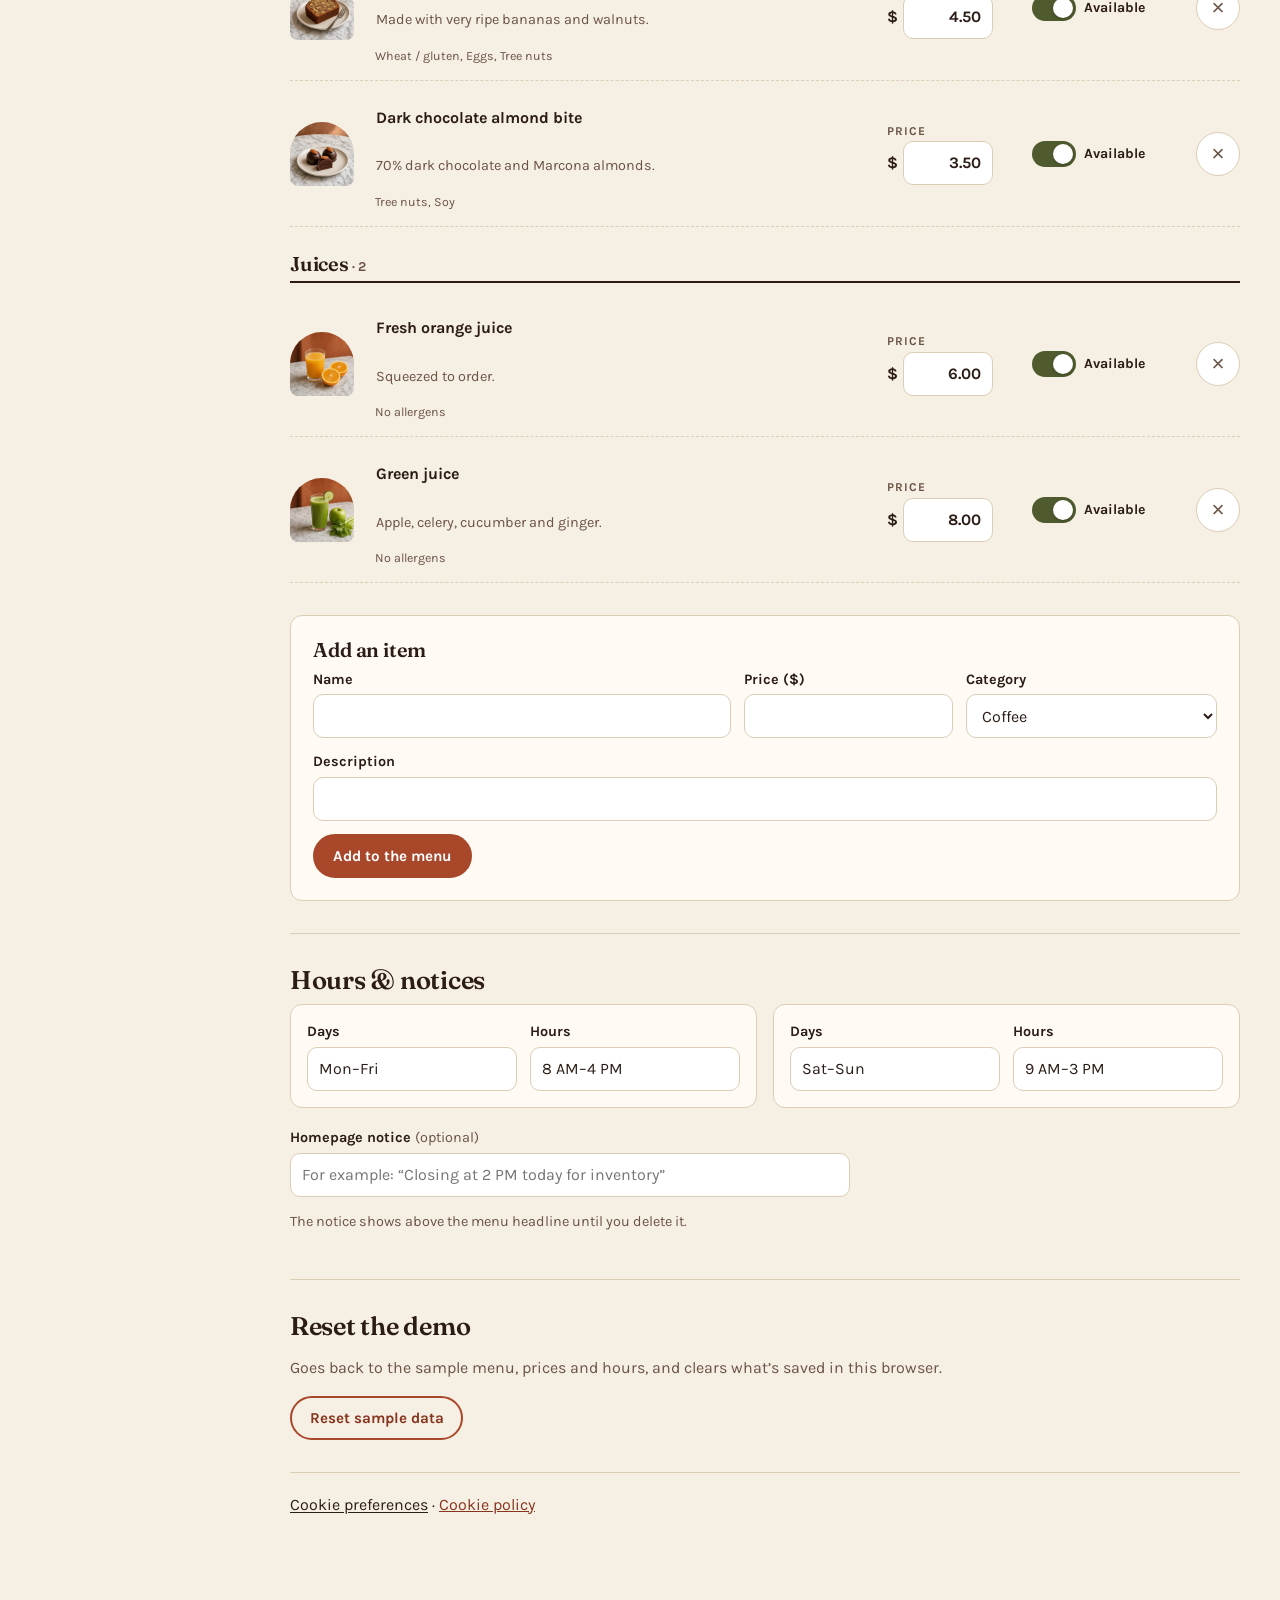
<file: en/panel/index.html>
<!doctype html>
<html lang="en">
<head>
<meta charset="utf-8">
<meta name="viewport" content="width=device-width, initial-scale=1">
<title>Almond Tree Café dashboard · Admin panel demo</title>
<meta name="description" content="Demo dashboard where a café updates its menu, prices, hours and photos without calling a developer. Sample data, saved only in your browser.">
<meta name="robots" content="noindex">
<link rel="canonical" href="https://jormanbravo.com/demo-cafe/en/panel/">
<meta http-equiv="Content-Security-Policy" content="default-src 'self'; img-src 'self' data: blob: https://jormanj2b.goatcounter.com; style-src 'self'; script-src 'self' https://gc.zgo.at; font-src 'self'; connect-src 'self' https://jormanj2b.goatcounter.com; object-src 'none'; base-uri 'self'; form-action 'self'">
<meta name="referrer" content="strict-origin-when-cross-origin">
<meta name="theme-color" content="#2B1D16">
<link rel="icon" href="../../favicon.svg" type="image/svg+xml">
<link rel="preload" href="../../fonts/fraunces-normal-600.woff2" as="font" type="font/woff2" crossorigin>
<link rel="preload" href="../../fonts/karla-normal-var.woff2" as="font" type="font/woff2" crossorigin>
<link rel="stylesheet" href="../../fonts.css">
<link rel="stylesheet" href="../../panel/panel.css?v=3">
<link rel="stylesheet" href="../../cookies.css?v=1">
<script src="../cookies.js?v=1" defer data-key="demo-cafe" data-owner="Almond Tree Café" data-accent="#A9472A"></script>
</head>
<body data-panel>
<a class="skip" href="#main">Skip to content</a>
<div class="demo-bar"><strong>Demo dashboard:</strong> no real users or passwords. Changes are saved only in this browser. Built by <a href="https://jormanbravo.com/">Jorman Bravo · Web design</a> <a class="lang-switch" href="../../panel/" hreflang="es" lang="es">Español</a></div>
<div class="app">
  <aside class="side">
    <a class="brand" href="../">
      <svg viewBox="0 0 32 32" aria-hidden="true"><path d="M16 3c7 5 9 12 6 18-2 4-6 7-6 7s-4-3-6-7C7 15 9 8 16 3z" fill="#E08A6A"/><path d="M16 9v18" stroke="#2B1D16" stroke-width="1.6"/></svg>
      <span>Almond Tree Café<small>Dashboard</small></span>
    </a>
    <nav class="side-nav" aria-label="Dashboard sections">
      <a href="#resumen" aria-current="true">Overview</a>
      <a href="#carta">Menu &amp; prices</a>
      <a href="#horario">Hours &amp; notices</a>
    </nav>
    <div class="who"><span class="avatar" aria-hidden="true">LG</span><span>Laura G.<small>Manager · sample user</small></span></div>
  </aside>
  <main id="main" class="main">
    <header class="head">
      <div><p class="eyebrow">Tuesday · morning shift</p><h1>Good morning, Laura</h1></div>
      <div class="head-actions">
        <span class="state" id="state">No changes</span>
        <a class="btn btn-ghost" href="../" id="preview">View the menu</a>
        <button class="btn" type="button" id="save">Save changes</button>
      </div>
    </header>

    <section id="resumen" class="block" aria-labelledby="h-res">
      <h2 id="h-res" class="sr">Overview</h2>
      <ul class="kpis">
        <li><span>Items on the menu</span><b id="k-items">0</b><small id="k-off"></small></li>
        <li><span>Categories</span><b id="k-cats">0</b></li>
        <li><span>Average price</span><b id="k-avg">0</b></li>
        <li><span>With a photo</span><b id="k-img">0</b></li>
      </ul>
      <p class="sample">Today’s orders (sample data): <b>23 orders</b> by QR · busiest table: <b>7</b> · top item: <b>Tomato toast</b></p>
    </section>

    <section id="carta" class="block" aria-labelledby="h-carta">
      <div class="block-head">
        <h2 id="h-carta">Menu &amp; prices</h2>
        <label class="search"><span class="sr">Search items</span><input id="q" type="search" placeholder="Search items…" autocomplete="off"></label>
      </div>
      <div id="cats"></div>
      <form class="add-form" id="add-form" novalidate>
        <h3>Add an item</h3>
        <div class="add-grid">
          <div class="f"><label for="n-name">Name</label><input id="n-name" maxlength="40" required></div>
          <div class="f"><label for="n-price">Price ($)</label><input id="n-price" inputmode="decimal" maxlength="6" required></div>
          <div class="f"><label for="n-cat">Category</label><select id="n-cat"></select></div>
          <div class="f f-wide"><label for="n-desc">Description</label><input id="n-desc" maxlength="90"></div>
        </div>
        <p class="error" id="n-err" hidden></p>
        <button class="btn" type="submit">Add to the menu</button>
      </form>
    </section>

    <section id="horario" class="block" aria-labelledby="h-hor">
      <h2 id="h-hor">Hours &amp; notices</h2>
      <div class="hours-grid" id="hours"></div>
      <div class="f f-note"><label for="note">Homepage notice <span class="opt">(optional)</span></label><input id="note" maxlength="80" placeholder="For example: “Closing at 2 PM today for inventory”"></div>
      <p class="hint">The notice shows above the menu headline until you delete it.</p>
    </section>

    <section class="block danger">
      <h2>Reset the demo</h2>
      <p>Goes back to the sample menu, prices and hours, and clears what’s saved in this browser.</p>
      <button class="btn btn-line" type="button" id="reset">Reset sample data</button>
    </section>
  </main>
</div>
<p class="toast" id="toast" role="status" hidden></p>
<script src="../menu.js" defer></script>
<script src="../store.js" defer></script>
<script src="panel.js" defer></script>
<script data-goatcounter="https://jormanj2b.goatcounter.com/count" async src="//gc.zgo.at/count.js"></script>
</body>
</html>
</file>
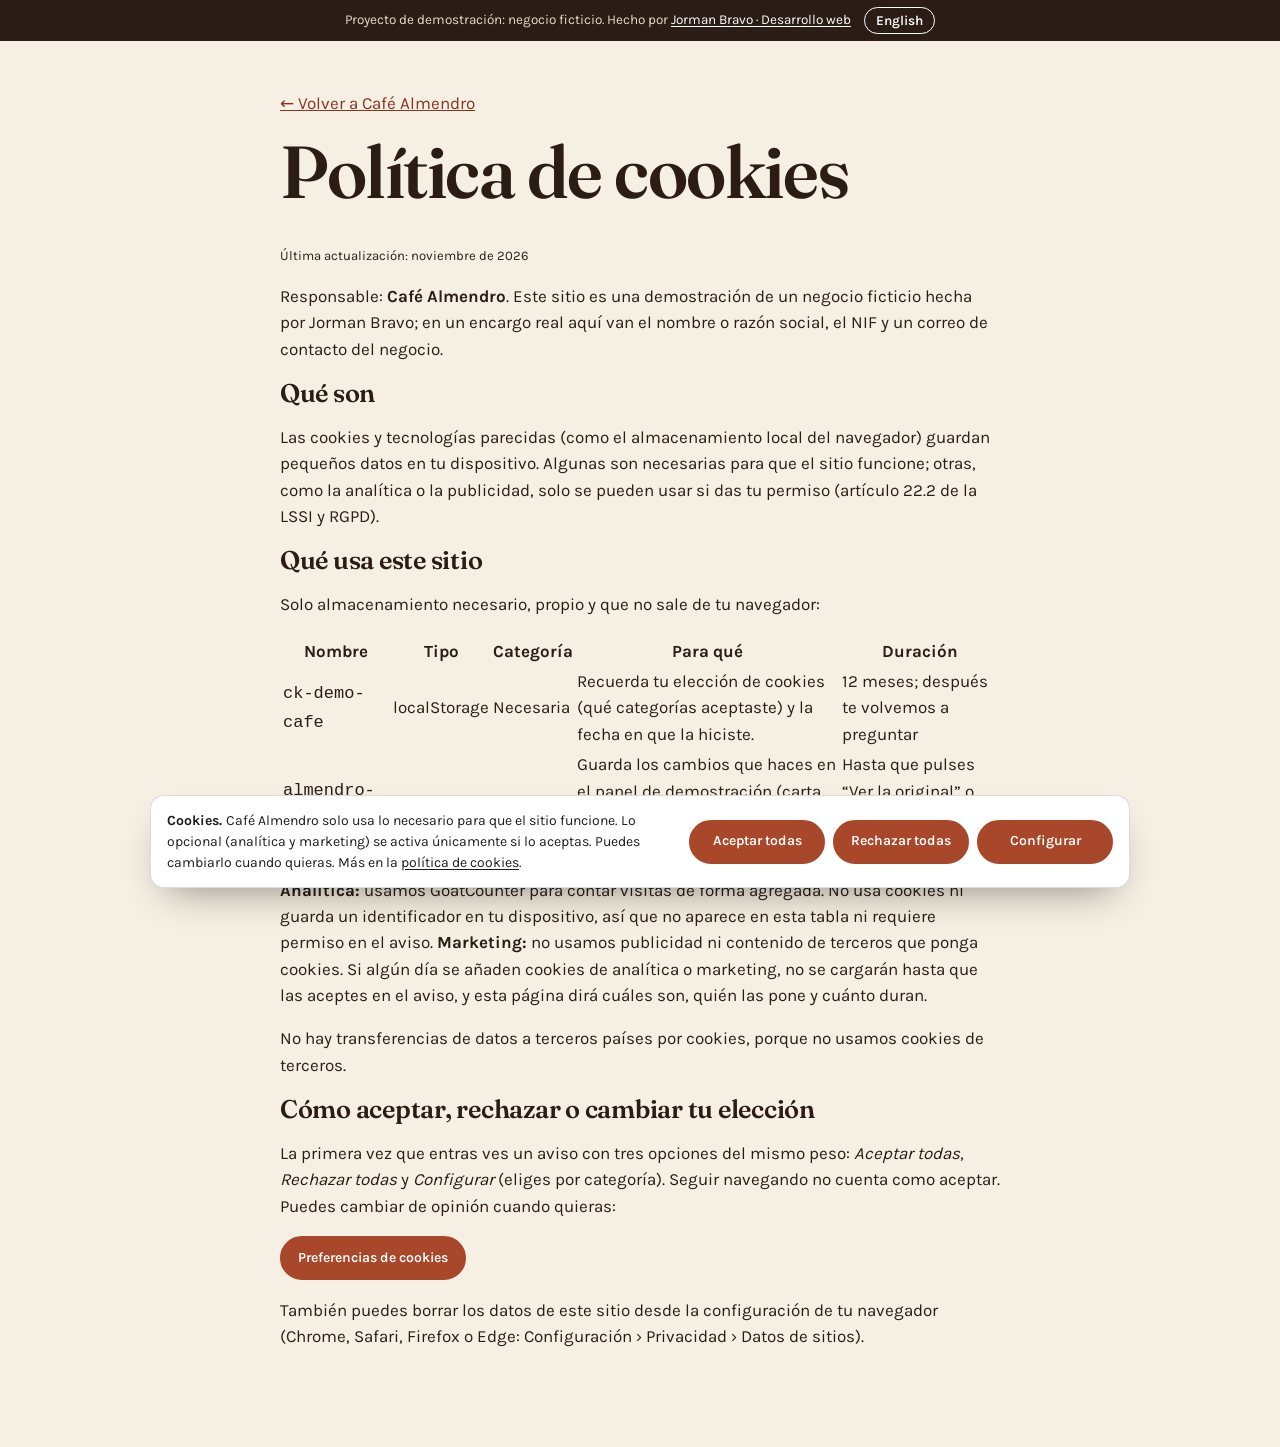
<file: cookies.html>
<!doctype html>
<html lang="es">
<head>
<meta charset="utf-8">
<meta name="viewport" content="width=device-width, initial-scale=1">
<title>Cookies · Café Almendro</title>
<meta name="description" content="Política de cookies de Café Almendro: qué se guarda en tu navegador y cómo cambiar tu elección.">
<meta name="robots" content="noindex">
<link rel="canonical" href="https://jormanbravo.com/demo-cafe/cookies.html">
<meta http-equiv="Content-Security-Policy" content="default-src 'self'; img-src 'self' data: https://jormanj2b.goatcounter.com; style-src 'self'; script-src 'self' https://gc.zgo.at; font-src 'self'; connect-src 'self' https://jormanj2b.goatcounter.com; object-src 'none'; base-uri 'self'">
<link rel="icon" href="favicon.svg" type="image/svg+xml">
<link rel="stylesheet" href="fonts.css">
<link rel="stylesheet" href="cookies.css?v=1">
<link rel="stylesheet" href="styles.css?v=2">
<script src="cookies.js?v=1" defer data-key="demo-cafe" data-owner="Café Almendro" data-accent="#A9472A"></script>
</head>
<body>
<div class="demo-bar">Proyecto de demostración: negocio ficticio. Hecho por <a href="https://jormanbravo.com/">Jorman Bravo · Desarrollo web</a> <a class="lang-switch" href="en/cookies.html" hreflang="en" lang="en">English</a></div>
<main class="legal">
<p><a href="./">← Volver a Café Almendro</a></p>
<h1>Política de cookies</h1>
<p class="ck-small">Última actualización: noviembre de 2026</p>
<p>Responsable: <strong>Café Almendro</strong>. Este sitio es una demostración de un negocio ficticio hecha por Jorman Bravo; en un encargo real aquí van el nombre o razón social, el NIF y un correo de contacto del negocio.</p>
<h2>Qué son</h2>
<p>Las cookies y tecnologías parecidas (como el almacenamiento local del navegador) guardan pequeños datos en tu dispositivo. Algunas son necesarias para que el sitio funcione; otras, como la analítica o la publicidad, solo se pueden usar si das tu permiso (artículo 22.2 de la LSSI y RGPD).</p>
<h2>Qué usa este sitio</h2>
<p>Solo almacenamiento necesario, propio y que no sale de tu navegador:</p>
<table><thead><tr><th>Nombre</th><th>Tipo</th><th>Categoría</th><th>Para qué</th><th>Duración</th></tr></thead><tbody><tr><td><code>ck-demo-cafe</code></td><td>localStorage</td><td>Necesaria</td><td>Recuerda tu elección de cookies (qué categorías aceptaste) y la fecha en que la hiciste.</td><td>12 meses; después te volvemos a preguntar</td></tr><tr><td><code>almendro-demo-v1</code></td><td>localStorage</td><td>Necesaria</td><td>Guarda los cambios que haces en el panel de demostración (carta, precios, fotos, horario) para verlos en la carta.</td><td>Hasta que pulses “Ver la original” o borres los datos del sitio</td></tr></tbody></table>
<p><strong>Analítica:</strong> usamos GoatCounter para contar visitas de forma agregada. No usa cookies ni guarda un identificador en tu dispositivo, así que no aparece en esta tabla ni requiere permiso en el aviso. <strong>Marketing:</strong> no usamos publicidad ni contenido de terceros que ponga cookies. Si algún día se añaden cookies de analítica o marketing, no se cargarán hasta que las aceptes en el aviso, y esta página dirá cuáles son, quién las pone y cuánto duran.</p>
<p>No hay transferencias de datos a terceros países por cookies, porque no usamos cookies de terceros.</p>
<h2>Cómo aceptar, rechazar o cambiar tu elección</h2>
<p>La primera vez que entras ves un aviso con tres opciones del mismo peso: <em>Aceptar todas</em>, <em>Rechazar todas</em> y <em>Configurar</em> (eliges por categoría). Seguir navegando no cuenta como aceptar. Puedes cambiar de opinión cuando quieras:</p>
<p><button type="button" class="ck-btn" data-cookie-prefs>Preferencias de cookies</button></p>
<p>También puedes borrar los datos de este sitio desde la configuración de tu navegador (Chrome, Safari, Firefox o Edge: Configuración › Privacidad › Datos de sitios).</p>
</main>
<script data-goatcounter="https://jormanj2b.goatcounter.com/count" async src="//gc.zgo.at/count.js"></script>
</body>
</html>
</file>
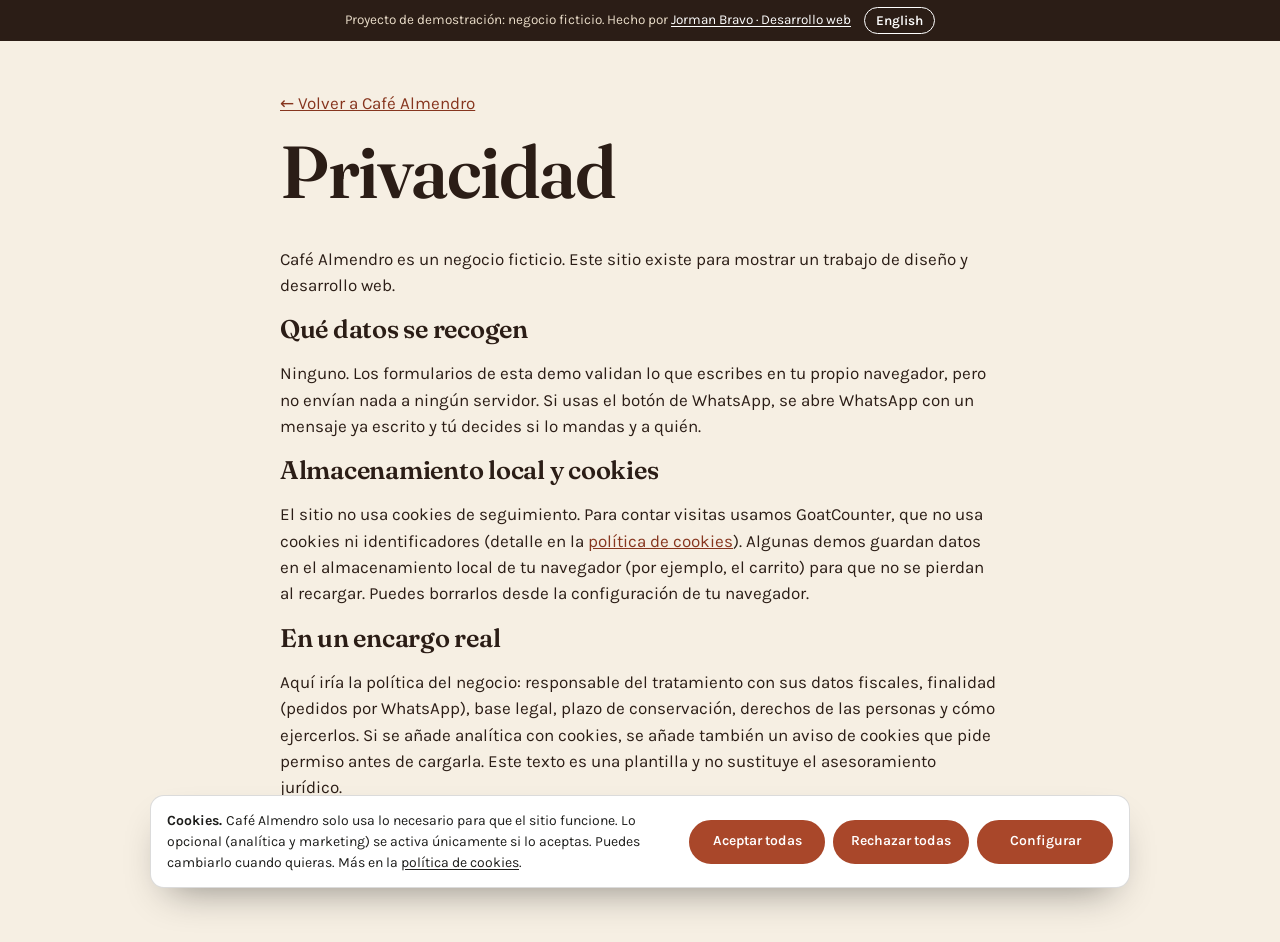
<file: privacidad.html>
<!doctype html>
<html lang="es">
<head>
<meta charset="utf-8">
<meta name="viewport" content="width=device-width, initial-scale=1">
<title>Privacidad · Café Almendro</title>
<meta name="description" content="Política de privacidad del sitio de demostración Café Almendro.">
<meta name="robots" content="noindex">
<link rel="canonical" href="https://jormanbravo.com/demo-cafe/privacidad.html">
<meta http-equiv="Content-Security-Policy" content="default-src 'self'; img-src 'self' data: https://jormanj2b.goatcounter.com; style-src 'self'; script-src 'self' https://gc.zgo.at; font-src 'self'; connect-src 'self' https://jormanj2b.goatcounter.com; object-src 'none'; base-uri 'self'">
<link rel="icon" href="favicon.svg" type="image/svg+xml">
<link rel="stylesheet" href="fonts.css">
<link rel="stylesheet" href="styles.css?v=2">
<script src="cookies.js?v=1" defer data-key="demo-cafe" data-owner="Café Almendro" data-accent="#A9472A"></script>
</head>
<body>
<div class="demo-bar">Proyecto de demostración: negocio ficticio. Hecho por <a href="https://jormanbravo.com/">Jorman Bravo · Desarrollo web</a> <a class="lang-switch" href="en/privacy.html" hreflang="en" lang="en">English</a></div>
<main class="legal">
<p><a href="./">← Volver a Café Almendro</a></p>
<h1>Privacidad</h1>
<p>Café Almendro es un negocio ficticio. Este sitio existe para mostrar un trabajo de diseño y desarrollo web.</p>
<h2>Qué datos se recogen</h2>
<p>Ninguno. Los formularios de esta demo validan lo que escribes en tu propio navegador, pero no envían nada a ningún servidor. Si usas el botón de WhatsApp, se abre WhatsApp con un mensaje ya escrito y tú decides si lo mandas y a quién.</p>
<h2>Almacenamiento local y cookies</h2>
<p>El sitio no usa cookies de seguimiento. Para contar visitas usamos GoatCounter, que no usa cookies ni identificadores (detalle en la <a href="cookies.html">política de cookies</a>). Algunas demos guardan datos en el almacenamiento local de tu navegador (por ejemplo, el carrito) para que no se pierdan al recargar. Puedes borrarlos desde la configuración de tu navegador.</p>
<h2>En un encargo real</h2>
<p>Aquí iría la política del negocio: responsable del tratamiento con sus datos fiscales, finalidad (pedidos por WhatsApp), base legal, plazo de conservación, derechos de las personas y cómo ejercerlos. Si se añade analítica con cookies, se añade también un aviso de cookies que pide permiso antes de cargarla. Este texto es una plantilla y no sustituye el asesoramiento jurídico.</p>
</main>
<script data-goatcounter="https://jormanj2b.goatcounter.com/count" async src="//gc.zgo.at/count.js"></script>
</body>
</html>
</file>
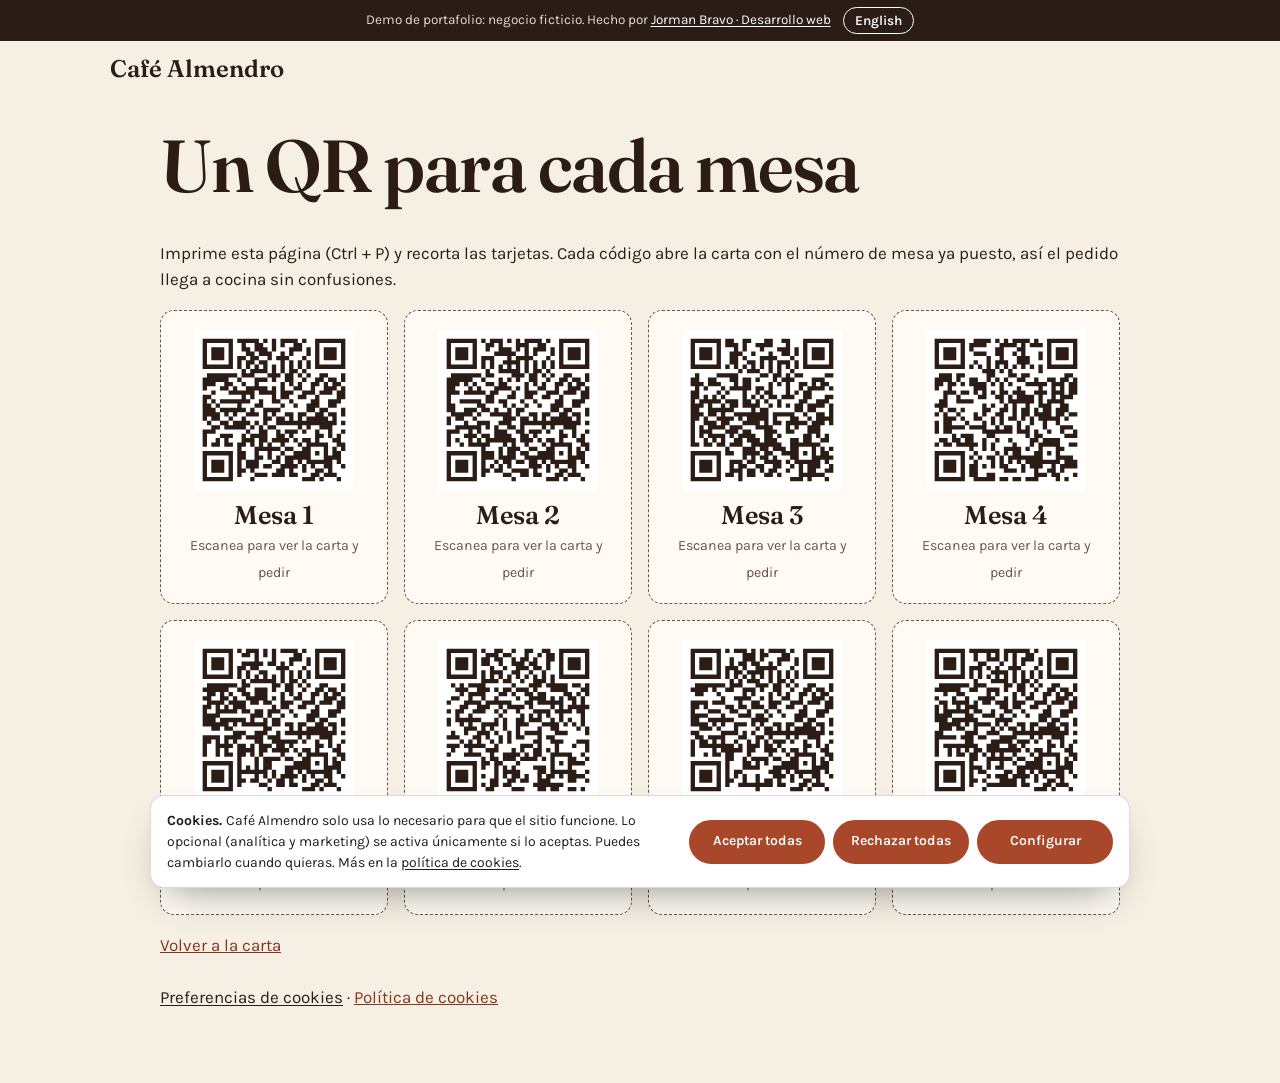
<file: qr.html>
<!doctype html>
<html lang="es">
<head>
<meta charset="utf-8">
<meta name="viewport" content="width=device-width, initial-scale=1">
<title>QR por mesa · Café Almendro</title>
<meta name="description" content="Tarjetas con código QR para cada mesa de Café Almendro. Listas para imprimir. Demo de portafolio.">
<link rel="canonical" href="https://jormanbravo.com/demo-cafe/qr.html">
<meta http-equiv="Content-Security-Policy" content="default-src 'self'; img-src 'self' data: https://jormanj2b.goatcounter.com; style-src 'self'; script-src 'self' https://gc.zgo.at; font-src 'self'; connect-src 'self' https://jormanj2b.goatcounter.com; object-src 'none'; base-uri 'self'">
<meta name="robots" content="noindex">
<link rel="icon" href="favicon.svg" type="image/svg+xml">
<link rel="stylesheet" href="fonts.css">
<link rel="stylesheet" href="styles.css?v=2">
<script src="cookies.js?v=1" defer data-key="demo-cafe" data-owner="Café Almendro" data-accent="#A9472A"></script>
</head>
<body>
<div class="demo-bar">Demo de portafolio: negocio ficticio. Hecho por <a href="https://jormanbravo.com/">Jorman Bravo · Desarrollo web</a> <a class="lang-switch" href="en/qr.html" hreflang="en" lang="en">English</a></div>
<header class="top"><a class="logo" href="./">Café Almendro</a></header>
<main class="qr-sheet">
  <h1>Un QR para cada mesa</h1>
  <p class="noprint">Imprime esta página (Ctrl + P) y recorta las tarjetas. Cada código abre la carta con el número de mesa ya puesto, así el pedido llega a cocina sin confusiones.</p>
  <ul class="qr-cards">
    <li class="qr-card"><img src="img/qr-mesa-1.svg" width="160" height="160" alt="Código QR de la mesa 1"><b>Mesa 1</b><small>Escanea para ver la carta y pedir</small></li>
    <li class="qr-card"><img src="img/qr-mesa-2.svg" width="160" height="160" alt="Código QR de la mesa 2"><b>Mesa 2</b><small>Escanea para ver la carta y pedir</small></li>
    <li class="qr-card"><img src="img/qr-mesa-3.svg" width="160" height="160" alt="Código QR de la mesa 3"><b>Mesa 3</b><small>Escanea para ver la carta y pedir</small></li>
    <li class="qr-card"><img src="img/qr-mesa-4.svg" width="160" height="160" alt="Código QR de la mesa 4"><b>Mesa 4</b><small>Escanea para ver la carta y pedir</small></li>
    <li class="qr-card"><img src="img/qr-mesa-5.svg" width="160" height="160" alt="Código QR de la mesa 5"><b>Mesa 5</b><small>Escanea para ver la carta y pedir</small></li>
    <li class="qr-card"><img src="img/qr-mesa-6.svg" width="160" height="160" alt="Código QR de la mesa 6"><b>Mesa 6</b><small>Escanea para ver la carta y pedir</small></li>
    <li class="qr-card"><img src="img/qr-mesa-7.svg" width="160" height="160" alt="Código QR de la mesa 7"><b>Mesa 7</b><small>Escanea para ver la carta y pedir</small></li>
    <li class="qr-card"><img src="img/qr-mesa-8.svg" width="160" height="160" alt="Código QR de la mesa 8"><b>Mesa 8</b><small>Escanea para ver la carta y pedir</small></li>
  </ul>
  <p class="noprint"><a href="./">Volver a la carta</a></p>
</main>
<script data-goatcounter="https://jormanj2b.goatcounter.com/count" async src="//gc.zgo.at/count.js"></script>
</body>
</html>
</file>
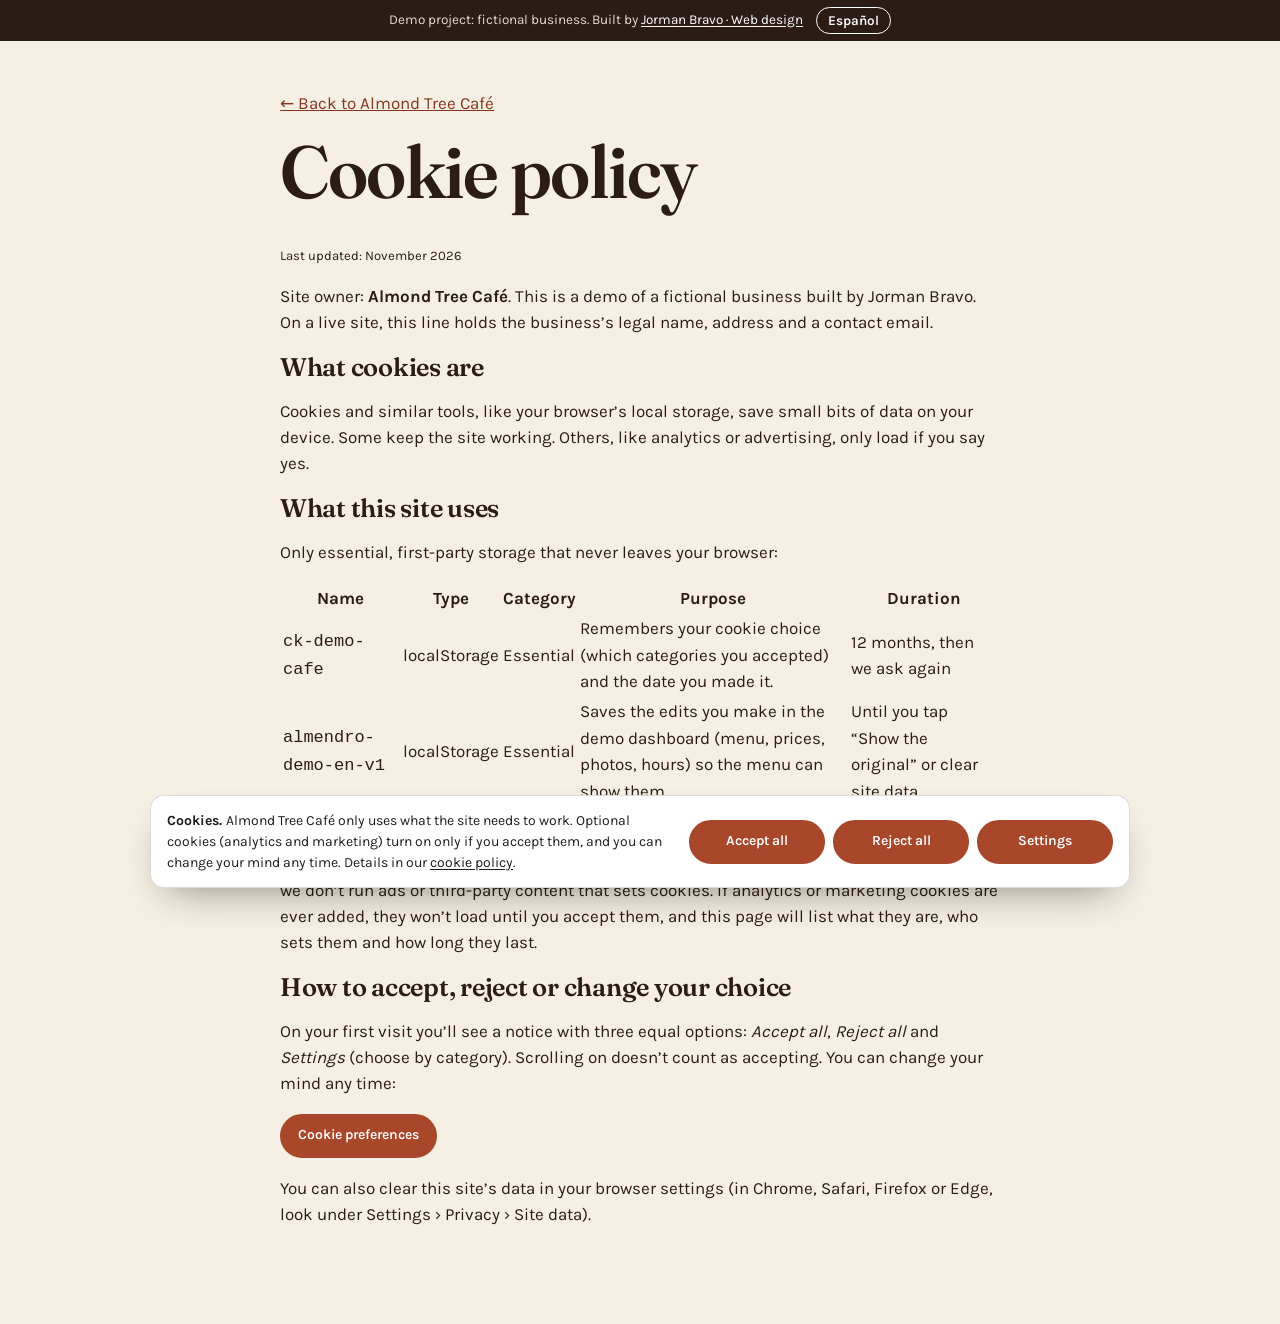
<file: en/cookies.html>
<!doctype html>
<html lang="en">
<head>
<meta charset="utf-8">
<meta name="viewport" content="width=device-width, initial-scale=1">
<title>Cookies · Almond Tree Café</title>
<meta name="description" content="Almond Tree Café cookie policy: what this site stores in your browser and how to change your choice.">
<meta name="robots" content="noindex">
<link rel="canonical" href="https://jormanbravo.com/demo-cafe/en/cookies.html">
<meta http-equiv="Content-Security-Policy" content="default-src 'self'; img-src 'self' data: https://jormanj2b.goatcounter.com; style-src 'self'; script-src 'self' https://gc.zgo.at; font-src 'self'; connect-src 'self' https://jormanj2b.goatcounter.com; object-src 'none'; base-uri 'self'">
<link rel="icon" href="../favicon.svg" type="image/svg+xml">
<link rel="stylesheet" href="../fonts.css">
<link rel="stylesheet" href="../cookies.css?v=1">
<link rel="stylesheet" href="../styles.css?v=2">
<script src="cookies.js?v=1" defer data-key="demo-cafe" data-owner="Almond Tree Café" data-accent="#A9472A"></script>
</head>
<body>
<div class="demo-bar">Demo project: fictional business. Built by <a href="https://jormanbravo.com/">Jorman Bravo · Web design</a> <a class="lang-switch" href="../cookies.html" hreflang="es" lang="es">Español</a></div>
<main class="legal">
<p><a href="./">← Back to Almond Tree Café</a></p>
<h1>Cookie policy</h1>
<p class="ck-small">Last updated: November 2026</p>
<p>Site owner: <strong>Almond Tree Café</strong>. This is a demo of a fictional business built by Jorman Bravo. On a live site, this line holds the business’s legal name, address and a contact email.</p>
<h2>What cookies are</h2>
<p>Cookies and similar tools, like your browser’s local storage, save small bits of data on your device. Some keep the site working. Others, like analytics or advertising, only load if you say yes.</p>
<h2>What this site uses</h2>
<p>Only essential, first-party storage that never leaves your browser:</p>
<table><thead><tr><th>Name</th><th>Type</th><th>Category</th><th>Purpose</th><th>Duration</th></tr></thead><tbody><tr><td><code>ck-demo-cafe</code></td><td>localStorage</td><td>Essential</td><td>Remembers your cookie choice (which categories you accepted) and the date you made it.</td><td>12 months, then we ask again</td></tr><tr><td><code>almendro-demo-en-v1</code></td><td>localStorage</td><td>Essential</td><td>Saves the edits you make in the demo dashboard (menu, prices, photos, hours) so the menu can show them.</td><td>Until you tap “Show the original” or clear site data</td></tr></tbody></table>
<p><strong>Analytics:</strong> we count visits in aggregate with GoatCounter. It sets no cookies and stores no identifier on your device, so it isn’t in this table and doesn’t need your consent. <strong>Marketing:</strong> we don’t run ads or third-party content that sets cookies. If analytics or marketing cookies are ever added, they won’t load until you accept them, and this page will list what they are, who sets them and how long they last.</p>
<h2>How to accept, reject or change your choice</h2>
<p>On your first visit you’ll see a notice with three equal options: <em>Accept all</em>, <em>Reject all</em> and <em>Settings</em> (choose by category). Scrolling on doesn’t count as accepting. You can change your mind any time:</p>
<p><button type="button" class="ck-btn" data-cookie-prefs>Cookie preferences</button></p>
<p>You can also clear this site’s data in your browser settings (in Chrome, Safari, Firefox or Edge, look under Settings › Privacy › Site data).</p>
</main>
<script data-goatcounter="https://jormanj2b.goatcounter.com/count" async src="//gc.zgo.at/count.js"></script>
</body>
</html>
</file>
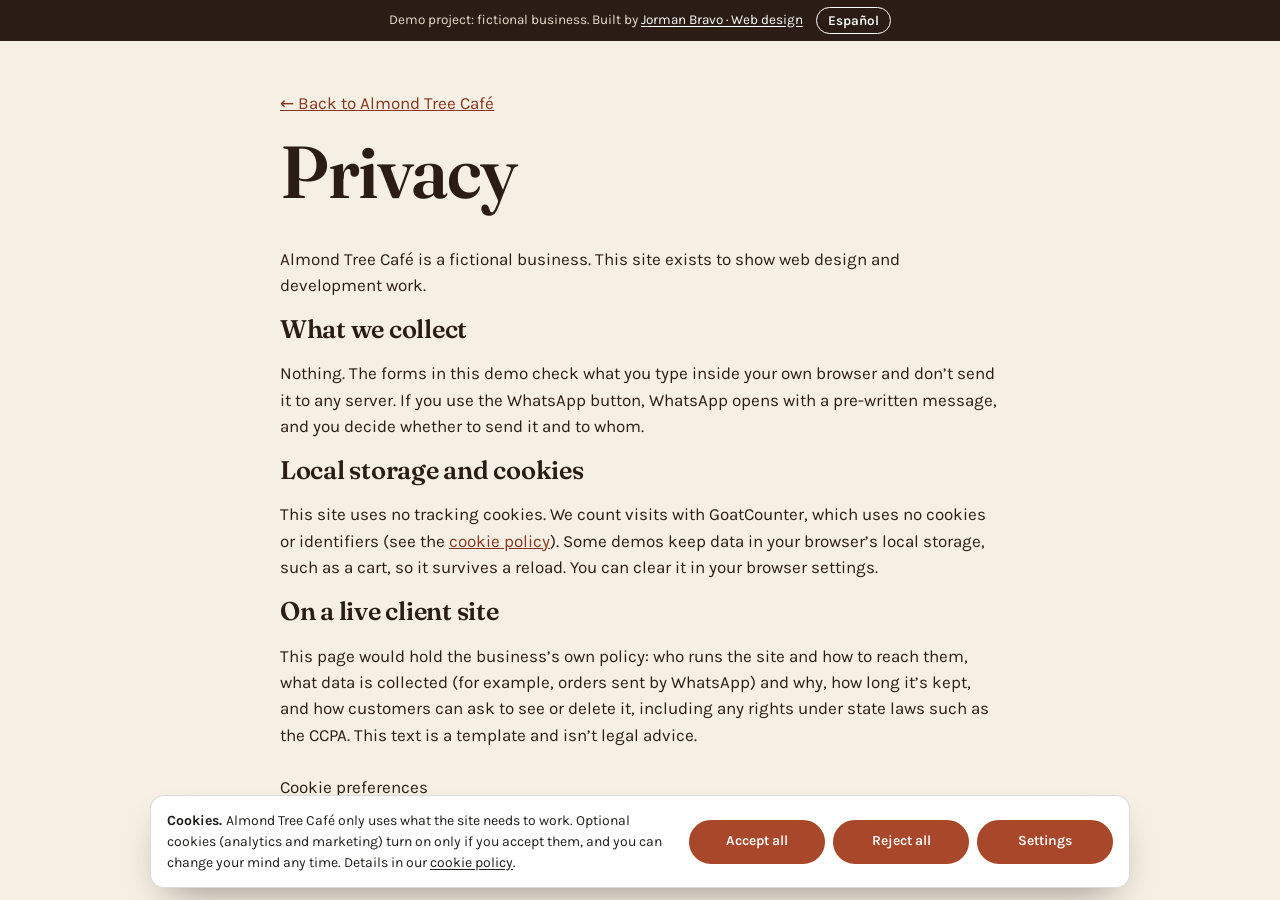
<file: en/privacy.html>
<!doctype html>
<html lang="en">
<head>
<meta charset="utf-8">
<meta name="viewport" content="width=device-width, initial-scale=1">
<title>Privacy · Almond Tree Café</title>
<meta name="description" content="Privacy policy for the Almond Tree Café demo site.">
<meta name="robots" content="noindex">
<link rel="canonical" href="https://jormanbravo.com/demo-cafe/en/privacy.html">
<meta http-equiv="Content-Security-Policy" content="default-src 'self'; img-src 'self' data: https://jormanj2b.goatcounter.com; style-src 'self'; script-src 'self' https://gc.zgo.at; font-src 'self'; connect-src 'self' https://jormanj2b.goatcounter.com; object-src 'none'; base-uri 'self'">
<link rel="icon" href="../favicon.svg" type="image/svg+xml">
<link rel="stylesheet" href="../fonts.css">
<link rel="stylesheet" href="../styles.css?v=2">
<link rel="stylesheet" href="../cookies.css?v=1">
<script src="cookies.js?v=1" defer data-key="demo-cafe" data-owner="Almond Tree Café" data-accent="#A9472A"></script>
</head>
<body>
<div class="demo-bar">Demo project: fictional business. Built by <a href="https://jormanbravo.com/">Jorman Bravo · Web design</a> <a class="lang-switch" href="../privacidad.html" hreflang="es" lang="es">Español</a></div>
<main class="legal">
<p><a href="./">← Back to Almond Tree Café</a></p>
<h1>Privacy</h1>
<p>Almond Tree Café is a fictional business. This site exists to show web design and development work.</p>
<h2>What we collect</h2>
<p>Nothing. The forms in this demo check what you type inside your own browser and don’t send it to any server. If you use the WhatsApp button, WhatsApp opens with a pre-written message, and you decide whether to send it and to whom.</p>
<h2>Local storage and cookies</h2>
<p>This site uses no tracking cookies. We count visits with GoatCounter, which uses no cookies or identifiers (see the <a href="cookies.html">cookie policy</a>). Some demos keep data in your browser’s local storage, such as a cart, so it survives a reload. You can clear it in your browser settings.</p>
<h2>On a live client site</h2>
<p>This page would hold the business’s own policy: who runs the site and how to reach them, what data is collected (for example, orders sent by WhatsApp) and why, how long it’s kept, and how customers can ask to see or delete it, including any rights under state laws such as the CCPA. This text is a template and isn’t legal advice.</p>
</main>
<script data-goatcounter="https://jormanj2b.goatcounter.com/count" async src="//gc.zgo.at/count.js"></script>
</body>
</html>
</file>
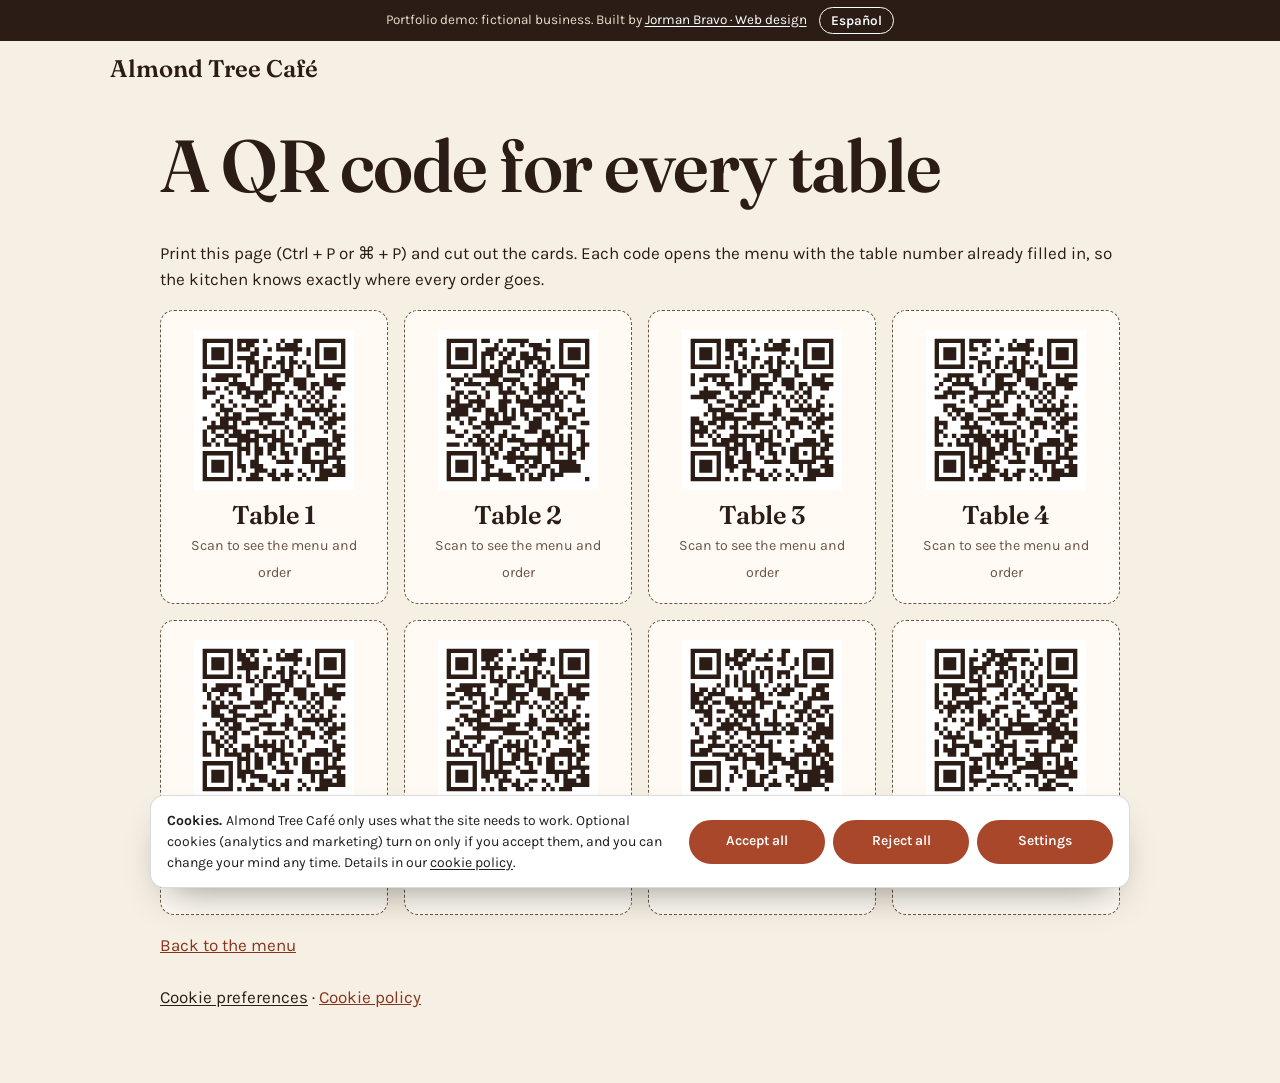
<file: en/qr.html>
<!doctype html>
<html lang="en">
<head>
<meta charset="utf-8">
<meta name="viewport" content="width=device-width, initial-scale=1">
<title>Table QR codes · Almond Tree Café</title>
<meta name="description" content="Printable QR cards for every table at Almond Tree Café. Portfolio demo.">
<link rel="canonical" href="https://jormanbravo.com/demo-cafe/en/qr.html">
<meta http-equiv="Content-Security-Policy" content="default-src 'self'; img-src 'self' data: https://jormanj2b.goatcounter.com; style-src 'self'; script-src 'self' https://gc.zgo.at; font-src 'self'; connect-src 'self' https://jormanj2b.goatcounter.com; object-src 'none'; base-uri 'self'">
<meta name="robots" content="noindex">
<link rel="icon" href="../favicon.svg" type="image/svg+xml">
<link rel="stylesheet" href="../fonts.css">
<link rel="stylesheet" href="../styles.css?v=2">
<link rel="stylesheet" href="../cookies.css?v=1">
<script src="cookies.js?v=1" defer data-key="demo-cafe" data-owner="Almond Tree Café" data-accent="#A9472A"></script>
</head>
<body>
<div class="demo-bar">Portfolio demo: fictional business. Built by <a href="https://jormanbravo.com/">Jorman Bravo · Web design</a> <a class="lang-switch" href="../qr.html" hreflang="es" lang="es">Español</a></div>
<header class="top"><a class="logo" href="./">Almond Tree Café</a></header>
<main class="qr-sheet">
  <h1>A QR code for every table</h1>
  <p class="noprint">Print this page (Ctrl + P or ⌘ + P) and cut out the cards. Each code opens the menu with the table number already filled in, so the kitchen knows exactly where every order goes.</p>
  <ul class="qr-cards">
    <li class="qr-card"><img src="img/qr-table-1.svg" width="160" height="160" alt="QR code for table 1"><b>Table 1</b><small>Scan to see the menu and order</small></li>
    <li class="qr-card"><img src="img/qr-table-2.svg" width="160" height="160" alt="QR code for table 2"><b>Table 2</b><small>Scan to see the menu and order</small></li>
    <li class="qr-card"><img src="img/qr-table-3.svg" width="160" height="160" alt="QR code for table 3"><b>Table 3</b><small>Scan to see the menu and order</small></li>
    <li class="qr-card"><img src="img/qr-table-4.svg" width="160" height="160" alt="QR code for table 4"><b>Table 4</b><small>Scan to see the menu and order</small></li>
    <li class="qr-card"><img src="img/qr-table-5.svg" width="160" height="160" alt="QR code for table 5"><b>Table 5</b><small>Scan to see the menu and order</small></li>
    <li class="qr-card"><img src="img/qr-table-6.svg" width="160" height="160" alt="QR code for table 6"><b>Table 6</b><small>Scan to see the menu and order</small></li>
    <li class="qr-card"><img src="img/qr-table-7.svg" width="160" height="160" alt="QR code for table 7"><b>Table 7</b><small>Scan to see the menu and order</small></li>
    <li class="qr-card"><img src="img/qr-table-8.svg" width="160" height="160" alt="QR code for table 8"><b>Table 8</b><small>Scan to see the menu and order</small></li>
  </ul>
  <p class="noprint"><a href="./">Back to the menu</a></p>
</main>
<script data-goatcounter="https://jormanj2b.goatcounter.com/count" async src="//gc.zgo.at/count.js"></script>
</body>
</html>
</file>
<file: fonts.css>
/* Fuentes locales (subconjunto latin) */
@font-face {
  font-family: 'Fraunces';
  font-style: normal;
  font-weight: 600;
  font-display: swap;
  src: url('fonts/fraunces-normal-600.woff2') format('woff2');
  unicode-range: U+0000-00FF, U+0131, U+0152-0153, U+02BB-02BC, U+02C6, U+02DA, U+02DC, U+0304, U+0308, U+0329, U+2000-206F, U+20AC, U+2122, U+2191, U+2193, U+2212, U+2215, U+FEFF, U+FFFD;
}
@font-face {
  font-family: 'Karla';
  font-style: normal;
  font-weight: 400 700;
  font-display: swap;
  src: url('fonts/karla-normal-var.woff2') format('woff2');
  unicode-range: U+0000-00FF, U+0131, U+0152-0153, U+02BB-02BC, U+02C6, U+02DA, U+02DC, U+0304, U+0308, U+0329, U+2000-206F, U+20AC, U+2122, U+2191, U+2193, U+2212, U+2215, U+FEFF, U+FFFD;
}
</file>
<file: styles.css>
/* Café Almendro — carta de papel sevillana: terracota, oliva y arcos de cal */
:root{
  --paper:#F6EFE3; --paper-2:#EFE4D2; --card:#FFFBF4; --terra:#A9472A; --terra-dark:#86351E; --olive:#4F5A2E;
  --ink:#2B1D16; --muted:#6A5446; --line:#DCCDB6;
  --serif:'Fraunces', Georgia, serif; --sans:'Karla', system-ui, sans-serif; --r:14px; --ease:cubic-bezier(.2,.7,.2,1);
}
[hidden]{display:none!important}
*{box-sizing:border-box}
html{scroll-behavior:smooth;scroll-padding-top:140px}
@media (prefers-reduced-motion:reduce){html{scroll-behavior:auto}}
body{margin:0;background:var(--paper);color:var(--ink);font:17px/1.55 var(--sans)}
img{max-width:100%;display:block;height:auto}
a{color:var(--terra-dark)}
:focus-visible{outline:3px solid var(--olive);outline-offset:2px}
.skip{position:absolute;left:-999px}.skip:focus{left:8px;top:8px;background:var(--ink);color:var(--paper);padding:.6rem 1rem;z-index:60}
.demo-bar{background:var(--ink);color:#E9DCC8;font-size:13.5px;text-align:center;padding:.45rem 1rem}
.demo-bar a{color:#fff}
.top{display:flex;align-items:center;justify-content:space-between;padding:.8rem 20px;max-width:1100px;margin:0 auto}
.logo{display:flex;align-items:center;gap:.5rem;font:600 1.35rem var(--serif);color:var(--ink);text-decoration:none}
.logo-leaf{width:30px;height:30px}
.table-pill{margin:0;background:var(--olive);color:#fff;border-radius:999px;padding:.35rem .9rem;font-weight:700;font-size:.95rem}
h1,h2,h3,h4{font-family:var(--serif);font-weight:600;line-height:1.1;margin:0 0 .5em;letter-spacing:-.01em}
h1{font-size:clamp(2rem,6.5vw,3.4rem)}
.intro{max-width:1100px;margin:0 auto;padding:1rem 20px 2rem;display:grid;gap:1.4rem;align-items:center}
.intro-text p{color:var(--muted);max-width:46ch;margin:0 0 1rem}
.hours{display:flex;flex-wrap:wrap;gap:.5rem 1.4rem;font-weight:700;color:var(--ink)!important}
.intro-img{border-radius:var(--r);aspect-ratio:16/10;object-fit:cover;width:100%}
@media (min-width:900px){.intro{grid-template-columns:1fr 1fr;padding:2rem 20px 3rem}}
.menu{max-width:1100px;margin:0 auto;padding:0 0 6rem}
.menu-head{position:sticky;top:0;z-index:10;background:var(--paper);padding:.8rem 20px .4rem;border-bottom:1px solid var(--line)}
.menu-head h2{font-size:1.9rem;margin-bottom:.4rem}
.cats{display:flex;gap:.4rem;overflow-x:auto;padding-bottom:.6rem;scrollbar-width:none}
.cats a{flex:0 0 auto;text-decoration:none;color:var(--ink);font-weight:700;padding:.55rem .9rem;border-radius:999px;background:var(--paper-2);min-height:44px;display:inline-flex;align-items:center}
.cats a:hover{background:var(--terra);color:#fff}
.filters{display:flex;flex-wrap:wrap;gap:.5rem;align-items:flex-start}
.chips{display:flex;gap:.4rem;flex-wrap:wrap}
.chip{font:700 .92rem var(--sans);border:1.5px solid var(--olive);color:var(--olive);background:transparent;border-radius:999px;padding:.4rem .85rem;min-height:40px;cursor:pointer}
.chip[aria-pressed="true"]{background:var(--olive);color:#fff}
.allergen-filter{position:relative}
.allergen-filter summary{list-style:none;cursor:pointer;font-weight:700;font-size:.92rem;border:1.5px solid var(--terra);color:var(--terra-dark);border-radius:999px;padding:.4rem .85rem;min-height:40px;display:flex;align-items:center}
.allergen-filter summary::-webkit-details-marker{display:none}
.allergen-filter[open] summary{background:var(--terra);color:#fff}
.alg-grid{position:absolute;left:0;top:calc(100% + 6px);z-index:20;background:var(--card);border:1px solid var(--line);border-radius:var(--r);padding:.8rem;display:grid;grid-template-columns:1fr 1fr;gap:.2rem .8rem;width:min(92vw,420px);box-shadow:0 10px 30px rgba(43,29,22,.15)}
.alg-opt{display:flex;align-items:center;gap:.45rem;min-height:40px;font-size:.95rem;cursor:pointer}
.alg-opt input{width:18px;height:18px;accent-color:var(--terra)}
.result{margin:.4rem 0 0;font-size:.92rem;color:var(--muted);min-height:1.2em}
.cat{padding:1.6rem 20px 0}
.cat h3{font-size:1.6rem;border-bottom:2px solid var(--ink);padding-bottom:.4rem}
.items{list-style:none;margin:0;padding:0;display:grid}
@media (min-width:800px){.items{grid-template-columns:1fr 1fr;column-gap:2.4rem}}
.item{display:grid;grid-template-columns:1fr auto;gap:.8rem;padding:1rem 0;border-bottom:1px solid var(--line);align-items:start}
.item.has-img{grid-template-columns:84px 1fr auto}
.thumb{width:84px;height:84px;object-fit:cover;border-radius:10px}
.item-top{display:flex;justify-content:space-between;gap:.8rem;align-items:baseline}
.item h4{font-size:1.15rem;margin:0}
.price{font-weight:700;white-space:nowrap}
.desc{margin:.25rem 0 .35rem;color:var(--muted);font-size:.95rem}
.tags{margin:0 0 .35rem;font-size:.82rem;font-weight:700;color:var(--olive);text-transform:uppercase;letter-spacing:.04em}
.algs{list-style:none;margin:0;padding:0;display:flex;flex-wrap:wrap;gap:.25rem}
.alg{display:inline-grid;place-items:center;min-width:28px;height:22px;padding:0 .3rem;border-radius:6px;font:700 .72rem var(--sans);letter-spacing:.03em;background:#EADFCB;color:var(--ink)}
.alg-gl{background:#E9D3A6}.alg-la{background:#DCE4EC}.alg-hu{background:#F2E0A0}.alg-fc{background:#E3CDB8}.alg-pe,.alg-cr,.alg-ml{background:#CFE0E3}.alg-se,.alg-mo,.alg-ap{background:#DDE3C6}
.item-act{display:flex;flex-direction:column;align-items:center;gap:.2rem}
.add{width:44px;height:44px;border-radius:50%;border:0;background:var(--terra);color:#fff;font:700 1.5rem/1 var(--sans);cursor:pointer;transition:transform .1s}
.add:hover{background:var(--terra-dark)}.add:active{transform:scale(.94)}
.qty{font-weight:700;font-size:.9rem;color:var(--terra-dark);min-height:1.2em}
.empty{color:var(--muted)}
.legend-note{padding:1.4rem 20px 0;font-size:.88rem;color:var(--muted);max-width:70ch}
.qr-band{background:var(--olive);color:#F3F0E2}
.qr-inner{max-width:1100px;margin:0 auto;padding:3rem 20px;display:grid;gap:1.6rem;align-items:center}
.qr-inner img{background:#fff;padding:10px;border-radius:12px}
.qr-inner p{max-width:52ch}
@media (min-width:700px){.qr-inner{grid-template-columns:auto 1fr}}
.btn{display:inline-flex;align-items:center;justify-content:space-between;gap:1rem;min-height:52px;padding:.8rem 1.3rem;border-radius:999px;border:0;background:var(--terra);color:#fff;font:700 1.02rem var(--sans);text-decoration:none;cursor:pointer}
.btn:hover{background:var(--terra-dark)}
.btn-line{background:transparent;border:2px solid #F3F0E2;color:#F3F0E2}
.btn-line:hover{background:#F3F0E2;color:var(--olive)}
.btn-block{width:100%}
.order-bar{position:fixed;left:0;right:0;bottom:0;padding:.7rem 16px calc(.7rem + env(safe-area-inset-bottom));background:var(--paper);border-top:1px solid var(--line);z-index:30}
.order-bar .btn{max-width:560px;margin:0 auto;display:flex;box-shadow:0 8px 24px rgba(134,53,30,.3)}
.sheet{border:0;padding:0;width:100%;max-width:560px;margin:auto auto 0;border-radius:20px 20px 0 0;background:var(--card);color:var(--ink);max-height:90vh}
@media (min-width:700px){.sheet{margin:auto;border-radius:20px}}
.sheet::backdrop{background:rgba(43,29,22,.5)}
.sheet-inner{padding:1.2rem 1.2rem 1.4rem}
.sheet-head{display:flex;justify-content:space-between;align-items:center}
.icon-btn{width:44px;height:44px;border-radius:50%;border:0;background:var(--paper-2);cursor:pointer;display:grid;place-items:center;color:var(--ink)}
.lines{list-style:none;margin:0 0 1rem;padding:0}
.lines li{display:grid;grid-template-columns:1fr auto auto;gap:.8rem;align-items:center;padding:.5rem 0;border-bottom:1px solid var(--line)}
.qctl{display:flex;align-items:center;gap:.5rem;font-weight:700}
.qbtn{width:36px;height:36px;border-radius:50%;border:1.5px solid var(--line);background:#fff;font:700 1.1rem var(--sans);cursor:pointer;color:var(--ink)}
.lp{font-weight:700;min-width:64px;text-align:right}
.mode{border:0;padding:0;margin:0 0 .8rem;display:flex;gap:1rem;flex-wrap:wrap}
.mode legend{font-weight:700;margin-bottom:.4rem}
.mode label{display:flex;align-items:center;gap:.4rem;min-height:44px}
.mode input{width:20px;height:20px;accent-color:var(--terra)}
.field{display:grid;gap:.3rem;margin-bottom:.8rem}
.field label{font-weight:700}
.opt{font-weight:400;color:var(--muted)}
input:not([type=radio]):not([type=checkbox]){font:inherit;min-height:48px;padding:.5rem .8rem;border:1.5px solid var(--line);border-radius:10px;background:#fff;color:var(--ink)}
input:focus{outline:none;border-color:var(--terra);box-shadow:0 0 0 3px rgba(169,71,42,.2)}
.error{color:#9E2A14;font-weight:700;margin:0;font-size:.92rem}
.total-line{display:flex;justify-content:space-between;font-size:1.2rem;margin:1rem 0}
.fine{font-size:.85rem;color:var(--muted);margin:.8rem 0 0}
.foot{padding:2rem 20px 7rem;text-align:center;font-size:.92rem;color:var(--muted);border-top:1px solid var(--line)}
.foot p{margin:.3rem 0}
.legal{max-width:760px;margin:0 auto;padding:2rem 20px 5rem}
/* QR imprimibles */
.qr-sheet{max-width:1000px;margin:0 auto;padding:2rem 20px 4rem}
.qr-cards{list-style:none;padding:0;display:grid;grid-template-columns:repeat(auto-fill,minmax(200px,1fr));gap:1rem}
.qr-card{background:var(--card);border:1px dashed var(--muted);border-radius:var(--r);padding:1.2rem;text-align:center}
.qr-card img{margin:0 auto .6rem}
.qr-card b{font:600 1.6rem var(--serif);display:block}
.qr-card small{color:var(--muted)}
@media print{.demo-bar,.top,.foot,.noprint{display:none}.qr-card{break-inside:avoid}}
[tabindex="-1"]:focus{outline:none}

/* ===== Rediseño ===== */
body{-webkit-font-smoothing:antialiased}
.top{position:relative}
.logo{font-size:1.5rem}
.eyebrow{display:inline-flex;align-items:center;gap:.6rem;margin:0 0 1rem;font-weight:700;font-size:.8rem;letter-spacing:.16em;text-transform:uppercase;color:var(--olive)}
.eyebrow::before{content:"";width:28px;height:2px;background:currentColor}
h1{font-size:clamp(2.5rem,7.5vw,4.6rem);line-height:1.02;letter-spacing:-.02em}
h1 em{font-style:normal;color:var(--terra);position:relative;white-space:nowrap}
h1 em::after{content:"";position:absolute;left:0;right:0;bottom:.02em;height:.12em;background:url("data:image/svg+xml,%3Csvg xmlns='http://www.w3.org/2000/svg' viewBox='0 0 100 8' preserveAspectRatio='none'%3E%3Cpath d='M1 5c20-4 40-4 60-1s30 2 38-1' fill='none' stroke='%23A9472A' stroke-width='2.4' stroke-linecap='round'/%3E%3C/svg%3E") 0 0/100% 100% no-repeat}
.intro{padding:1.4rem 20px 3rem;gap:2.2rem}
.intro-text p{font-size:1.08rem}
.hours{margin-bottom:1.6rem!important}
.hours span{display:inline-flex;align-items:center;gap:.45rem}
.hours span::before{content:"";width:8px;height:8px;border-radius:50%;background:var(--olive)}
.btn-go{justify-content:center}
.btn-go span{transition:transform .25s var(--ease)}
.btn-go:hover span{transform:translateY(3px)}
.btn{transition:background .2s,transform .2s var(--ease),box-shadow .2s}
.btn:hover{transform:translateY(-2px);box-shadow:0 12px 22px -12px rgba(134,53,30,.6)}
.intro-fig{margin:0;position:relative;padding:0 0 0 0}
.intro-img{border-radius:999px 999px var(--r) var(--r);aspect-ratio:4/5;object-position:50% 60%;box-shadow:0 0 0 8px var(--paper),0 0 0 9px var(--line)}
.badge{position:absolute;left:-8px;bottom:22px;width:118px;height:118px;border-radius:50%;background:var(--olive);color:#F3F0E2;display:grid;place-items:center}
.badge svg{position:absolute;inset:0;width:100%;height:100%}
.badge text{font:700 9.4px var(--sans);letter-spacing:.2em;text-transform:uppercase;fill:#F3F0E2}
.badge span{font:600 1rem/1.05 var(--serif);text-align:center}
@media (prefers-reduced-motion:no-preference){.badge svg{animation:spin 30s linear infinite}}
@keyframes spin{to{transform:rotate(360deg)}}
@media (max-width:899px){.intro-img{aspect-ratio:5/4;border-radius:220px 220px var(--r) var(--r)}.intro-fig{margin:0 6px}.badge{width:96px;height:96px;left:-4px;bottom:-14px}.badge text{font-size:9px}}
@media (min-width:900px){.intro{grid-template-columns:1.1fr .9fr;gap:4rem;padding:2.4rem 20px 4.5rem}.intro-fig{max-width:460px;justify-self:end;width:100%}}
/* carta */
.menu{padding-top:1rem}
.menu-head{background:rgba(246,239,227,.95);backdrop-filter:blur(8px);border-bottom:1px solid var(--line);padding-top:1rem}
.menu-head h2{font-size:clamp(2.2rem,6vw,3rem);display:flex;align-items:baseline;gap:.8rem}
.menu-head h2::after{content:"de la casa";font:italic 400 1rem var(--sans);color:var(--muted);letter-spacing:0}
.cats a{background:transparent;border:1.5px solid var(--line);transition:background .2s,color .2s,border-color .2s}
.cats a:hover{background:var(--terra);border-color:var(--terra);color:#fff}
.chip,.allergen-filter summary{transition:background .2s,color .2s}
.chip:hover{background:rgba(79,90,46,.1)}
.chip[aria-pressed="true"]::before{content:"✓ "}
.cat{padding-top:2.6rem}
.cat h3{font-size:clamp(1.8rem,4vw,2.3rem);border-bottom:0;padding-bottom:.6rem;display:flex;align-items:center;gap:1rem}
.cat h3::after{content:"";flex:1;height:0;border-top:2px solid var(--ink);border-bottom:1px solid var(--ink);padding-top:3px}
.item{padding:1.2rem 0;border-bottom:1px dashed var(--line);transition:background .2s}
.item.has-img{grid-template-columns:92px 1fr auto}
.thumb{width:92px;height:92px;border-radius:46px 46px 10px 10px;transition:transform .4s var(--ease)}
.item:hover .thumb{transform:scale(1.04) rotate(-1.5deg)}
.item-top{display:grid;grid-template-columns:auto 1fr auto;align-items:baseline;gap:.5rem}
.item-top::after{content:"";grid-column:2;grid-row:1;border-bottom:2px dotted #C8B79D;transform:translateY(-.3em)}
.item h4{grid-column:1;grid-row:1;font-size:1.2rem}
.price{grid-column:3;grid-row:1;font:600 1.15rem var(--serif);color:var(--terra-dark)}
.add{box-shadow:0 6px 14px -8px rgba(134,53,30,.8);transition:transform .15s,background .2s}
.add:hover{transform:rotate(90deg)}
.add:active{transform:scale(.9)}
.legend-note{padding-top:2rem}
/* banda QR */
.qr-band{background:var(--olive);position:relative;overflow:hidden}
.qr-band::before{content:"";position:absolute;inset:0;background:radial-gradient(circle at 20px 20px,rgba(243,240,226,.08) 2px,transparent 2.5px) 0 0/40px 40px}
.qr-inner{position:relative;padding:clamp(3.5rem,8vw,5rem) 20px}
.qr-inner h2{font-size:clamp(2rem,5vw,3rem)}
.qr-inner img{transform:rotate(-4deg);box-shadow:0 18px 30px -16px rgba(0,0,0,.5);transition:transform .4s var(--ease)}
.qr-inner:hover img{transform:rotate(0)}
/* hoja de pedido */
.sheet[open]{animation:up .3s var(--ease)}
@keyframes up{from{transform:translateY(30px);opacity:0}}
.sheet-head h2{font-size:1.8rem}
.total-line strong{font:600 1.5rem var(--serif);color:var(--terra-dark)}
.foot{background:var(--ink);color:#E0D2BE;border:0}
.foot a{color:#fff}
.qr-card{transition:transform .25s var(--ease)}
.qr-card:hover{transform:translateY(-3px)}
.rv{opacity:0;transform:translateY(20px);transition:opacity .7s var(--ease),transform .7s var(--ease)}
.rv.in{opacity:1;transform:none}
@media (prefers-reduced-motion:reduce){*,*::before,*::after{animation:none!important;transition:none!important}}

/* img-placeholder */
img:not([src$=".svg"]){background-color:var(--paper-2)}
@media (max-width:420px){.eyebrow{letter-spacing:.1em;font-size:.74rem}}
.item-body{min-width:0}.item h4{overflow-wrap:anywhere}@media (max-width:380px){.item.has-img{grid-template-columns:72px 1fr auto;gap:.6rem}.thumb{width:72px;height:72px}}
.edited-bar{background:var(--olive);color:#F3F0E2;font-size:.92rem;display:flex;flex-wrap:wrap;gap:.4rem 1rem;align-items:center;justify-content:center;padding:.6rem 1rem;text-align:center}
.edited-bar a{color:#fff;font-weight:700}
.edited-bar button{background:none;border:1.5px solid #F3F0E2;color:#F3F0E2;border-radius:999px;padding:.3rem .8rem;font:700 .85rem var(--sans);cursor:pointer;min-height:36px}
.notice{display:inline-block;background:var(--card);border:1px solid var(--line);border-left:4px solid var(--terra);padding:.5rem .9rem;border-radius:8px;font-weight:700;color:var(--ink)!important}
.qr-actions{display:flex;flex-wrap:wrap;gap:.8rem}
/* ronda 2: la portada ocupa la primera pantalla completa y la carta empieza debajo */
@media (min-width:900px) and (min-height:760px){.intro{min-height:calc(100svh - 91px)}}
/* ronda 2: chips y filtros de 44 px, alérgenos a 12 px */
.chip,.allergen-filter summary,.alg-opt{min-height:44px}
.alg{font-size:.75rem;height:24px}
.skip{display:inline-flex;align-items:center;min-height:44px}

/* ES/EN */
.lang-switch{display:inline-block;margin-left:.6rem;padding:.15rem .7rem;border:1px solid currentColor;border-radius:999px;font-weight:600;text-decoration:none;line-height:1.5}
.lang-switch:hover{text-decoration:underline}
html[lang="en"] .menu-head h2::after{content:"made in house"}
</file>
<file: cookies.css>
/* Aviso de cookies · Jorman Bravo. Fijo abajo: no desplaza el contenido (sin CLS). */
:root{--ck-bg:#fff;--ck-fg:#1d1d1b;--ck-muted:#4a4740;--ck-line:rgba(0,0,0,.14);--ck-accent:#1d1d1b;--ck-on-accent:#fff}
.ck-banner,.ck-dialog{font:inherit;font-size:.9rem;line-height:1.5;color:var(--ck-fg);background:var(--ck-bg);letter-spacing:normal;text-transform:none}
.ck-banner{position:fixed;z-index:9990;left:12px;right:12px;bottom:12px;max-width:980px;margin:0 auto;padding:14px 16px calc(14px + env(safe-area-inset-bottom));border:1px solid var(--ck-line);border-radius:14px;box-shadow:0 18px 40px -18px rgba(0,0,0,.45);display:flex;flex-wrap:wrap;gap:10px 18px;align-items:center;animation:ck-in .25s ease-out}
.ck-banner[hidden]{display:none}
.ck-text{margin:0;flex:1 1 320px;font-size:.875rem}
.ck-text a,.ck-dialog a{color:inherit;text-decoration:underline;text-underline-offset:2px}
.ck-actions{display:flex;flex-wrap:wrap;gap:8px}
.ck-btn{font:inherit;font-size:.875rem;font-weight:600;line-height:1.2;min-height:44px;min-width:8.5rem;padding:.6rem 1rem;border-radius:999px;border:2px solid var(--ck-accent);background:var(--ck-accent);color:var(--ck-on-accent);cursor:pointer;flex:1 1 auto}
.ck-btn:hover{filter:brightness(1.12)}
.ck-btn:focus-visible,.ck-x:focus-visible,.ck-link:focus-visible,.ck-cat input:focus-visible{outline:3px solid var(--ck-accent);outline-offset:3px}
.ck-dialog{width:min(560px,calc(100vw - 24px));max-height:calc(100dvh - 24px);overflow:auto;border:1px solid var(--ck-line);border-radius:16px;padding:22px 20px 18px;box-shadow:0 30px 60px -20px rgba(0,0,0,.5)}
.ck-dialog::backdrop{background:rgba(0,0,0,.45)}
.ck-dialog h2{font:inherit;text-transform:none;letter-spacing:normal;font-size:1.2rem;font-weight:700;margin:0 2.2rem .4rem 0;color:var(--ck-fg)}
.ck-dialog p{margin:.3rem 0 .8rem;color:var(--ck-muted)}
.ck-x{position:absolute;top:10px;right:10px;width:44px;height:44px;border:0;border-radius:50%;background:transparent;color:var(--ck-fg);font-size:1.6rem;line-height:1;cursor:pointer}
.ck-dialog{position:fixed}
.ck-cats{display:grid;gap:10px;margin:.6rem 0 1rem}
.ck-cat{border:1px solid var(--ck-line);border-radius:12px;padding:10px 12px}
.ck-cat p{margin:.25rem 0 0;font-size:.84rem}
.ck-cat-head{display:flex;justify-content:space-between;align-items:center;gap:12px}
.ck-cat-head label{font-weight:700;color:var(--ck-fg)}
.ck-dialog .ck-cat input[type=checkbox]{appearance:none;-webkit-appearance:none;box-sizing:border-box;display:block;width:48px!important;height:28px!important;min-width:0;min-height:0;max-width:none;padding:0!important;margin:0;border:0!important;border-radius:999px;background:#76726a;box-shadow:none;position:relative;cursor:pointer;flex:none;transition:background .15s}
.ck-dialog .ck-cat input[type=checkbox]::before{content:none}
.ck-dialog .ck-cat input[type=checkbox]::after{content:"";position:absolute;top:3px;left:3px;width:22px;height:22px;border-radius:50%;background:#fff;box-shadow:0 1px 2px rgba(0,0,0,.3);transition:transform .15s}
.ck-dialog .ck-cat input[type=checkbox]:checked{background:var(--ck-accent)}
.ck-dialog .ck-cat input[type=checkbox]:checked::after{transform:translateX(20px)}
.ck-dialog .ck-cat input[type=checkbox]:disabled{opacity:.55;cursor:not-allowed}
.ck-small{font-size:.82rem}
.ck-foot{margin:.6rem 0 0}
.ck-link{font:inherit;color:inherit;background:none;border:0;padding:.35rem 0;min-height:44px;display:inline-flex;align-items:center;text-decoration:underline;text-underline-offset:2px;cursor:pointer}
@keyframes ck-in{from{opacity:0;transform:translateY(8px)}to{opacity:1;transform:none}}
@media (prefers-reduced-motion:reduce){.ck-banner{animation:none}.ck-dialog .ck-cat input[type=checkbox],.ck-dialog .ck-cat input[type=checkbox]::after{transition:none}}
@media (max-width:560px){.ck-banner{left:8px;right:8px;bottom:8px;padding:12px}.ck-btn{min-width:0;flex:1 1 30%;padding:.55rem .6rem;font-size:.84rem}}
/* Página de política de cookies (cuando el sitio no trae estilos legales propios) */
.ck-policy{max-width:760px;margin:0 auto;padding:2.5rem 1.25rem 4rem;line-height:1.65}
.ck-policy table{width:100%;border-collapse:collapse;margin:1rem 0;font-size:.92rem}
.ck-policy th,.ck-policy td{border:1px solid var(--ck-line);padding:.55rem .6rem;text-align:left;vertical-align:top}
.ck-policy code{font-size:.88em;word-break:break-all}
</file>
<file: panel/panel.css>
/* Panel de Café Almendro — mismo papel y terracota que la carta, en modo trabajo */
:root{--paper:#F6EFE3;--paper-2:#EFE4D2;--card:#FFFBF4;--terra:#A9472A;--terra-dark:#86351E;--olive:#4F5A2E;--ink:#2B1D16;--muted:#6A5446;--line:#DCCDB6;
--serif:'Fraunces',Georgia,serif;--sans:'Karla',system-ui,sans-serif;--r:12px;--ease:cubic-bezier(.2,.7,.2,1)}
*{box-sizing:border-box}
[hidden]{display:none!important}
html{scroll-behavior:smooth;scroll-padding-top:110px}
body{margin:0;background:var(--paper);color:var(--ink);font:16px/1.5 var(--sans);-webkit-font-smoothing:antialiased}
img{display:block;max-width:100%}
a{color:var(--terra-dark)}
:focus-visible{outline:3px solid var(--olive);outline-offset:2px}
.sr{position:absolute!important;width:1px;height:1px;overflow:hidden;clip:rect(0 0 0 0);white-space:nowrap}
.skip{position:absolute;left:-999px}.skip:focus{left:8px;top:8px;background:var(--ink);color:var(--paper);padding:.6rem 1rem;z-index:60}
.demo-bar{background:var(--terra-dark);color:#FBEFE8;font-size:13.5px;text-align:center;padding:.45rem 1rem}
.demo-bar a{color:#fff}
.app{display:grid;min-height:calc(100vh - 34px)}
@media (min-width:960px){.app{grid-template-columns:250px 1fr}}
/* lateral */
.side{background:var(--ink);color:#E9DCC8;padding:1rem 16px;display:flex;align-items:center;gap:1rem;position:sticky;top:0;z-index:20;overflow-x:auto}
.brand{display:flex;align-items:center;gap:.55rem;color:#fff;text-decoration:none;font:600 1.15rem/1.1 var(--serif);flex:0 0 auto}
.brand svg{width:28px;height:28px}
.brand small{display:block;font:700 .68rem var(--sans);letter-spacing:.16em;text-transform:uppercase;color:#C9B8A2}
.side-nav{display:flex;gap:.2rem}
.side-nav a{color:#E9DCC8;text-decoration:none;font-weight:700;font-size:.92rem;padding:.55rem .8rem;border-radius:8px;white-space:nowrap;min-height:44px;display:flex;align-items:center}
.side-nav a:hover{background:rgba(255,255,255,.06)}
.side-nav a[aria-current="true"]{background:var(--terra);color:#fff}
.who{display:none}
@media (min-width:960px){
  .side{flex-direction:column;align-items:stretch;height:100vh;top:0;padding:1.6rem 18px;gap:2rem;overflow:visible}
  .side-nav{flex-direction:column}
  .who{display:flex;align-items:center;gap:.7rem;margin-top:auto;padding-top:1rem;border-top:1px solid #4A3A30;font-weight:700;font-size:.92rem}
  .who small{display:block;font-weight:400;color:#C9B8A2;font-size:.78rem}
  .avatar{width:38px;height:38px;border-radius:50%;background:var(--olive);display:grid;place-items:center;font-size:.85rem;color:#fff}
}
/* principal */
.main{padding:1.4rem 16px 5rem;max-width:1080px;width:100%;min-width:0}
@media (min-width:960px){.main{padding:2rem 40px 5rem}}
.head{display:flex;flex-wrap:wrap;justify-content:space-between;align-items:flex-end;gap:1rem;padding-bottom:1.2rem;border-bottom:1px solid var(--line);position:sticky;top:76px;background:rgba(246,239,227,.95);backdrop-filter:blur(6px);z-index:10;padding-top:.6rem}
@media (min-width:960px){.head{top:0}}
.eyebrow{margin:0;font-size:.78rem;letter-spacing:.14em;text-transform:uppercase;font-weight:700;color:var(--olive)}
h1,h2,h3{font-family:var(--serif);font-weight:600;line-height:1.1;margin:0 0 .4em;letter-spacing:-.01em}
h1{font-size:clamp(1.7rem,4vw,2.4rem);margin:0}
h2{font-size:1.6rem}
h3{font-size:1.25rem}
.head-actions{display:flex;flex-wrap:wrap;align-items:center;gap:.6rem}
.state{font-size:.85rem;font-weight:700;color:var(--muted);padding:.3rem .7rem;border-radius:999px;background:var(--paper-2)}
.state.warn{background:#F7E1C8;color:#7A4A12}
.state.ok{background:#E3E8D3;color:var(--olive)}
.btn{display:inline-flex;align-items:center;justify-content:center;min-height:44px;padding:.55rem 1.1rem;border-radius:999px;border:2px solid var(--terra);background:var(--terra);color:#fff;font:700 .95rem var(--sans);text-decoration:none;cursor:pointer;transition:background .2s,transform .2s var(--ease)}
.btn:hover{background:var(--terra-dark);border-color:var(--terra-dark);transform:translateY(-1px)}
.btn-ghost,.btn-line{background:transparent;color:var(--terra-dark)}
.btn-ghost:hover,.btn-line:hover{background:var(--terra);color:#fff}
.block{padding:2rem 0;border-bottom:1px solid var(--line)}
.block-head{display:flex;flex-wrap:wrap;justify-content:space-between;align-items:center;gap:1rem;margin-bottom:.6rem}
.kpis{list-style:none;padding:0;margin:0 0 1rem;display:grid;grid-template-columns:repeat(2,1fr);gap:.8rem}
@media (min-width:760px){.kpis{grid-template-columns:repeat(4,1fr)}}
.kpis li{background:var(--card);border:1px solid var(--line);border-radius:var(--r);padding:1rem 1.1rem;display:grid;gap:.1rem}
.kpis span{font-size:.82rem;color:var(--muted);font-weight:700;text-transform:uppercase;letter-spacing:.06em}
.kpis b{font:600 2rem/1.1 var(--serif)}
.kpis small{color:var(--terra-dark);font-weight:700;min-height:1.2em}
.sample{margin:0;color:var(--muted);font-size:.95rem;background:var(--paper-2);border-radius:var(--r);padding:.8rem 1rem}
.search input{min-width:220px}
input,select{font:inherit;min-height:44px;padding:.45rem .7rem;border:1.5px solid var(--line);border-radius:10px;background:#fff;color:var(--ink);width:100%;transition:border-color .2s,box-shadow .2s}
input:focus,select:focus{outline:none;border-color:var(--terra);box-shadow:0 0 0 3px rgba(169,71,42,.18)}
input[aria-invalid="true"]{border-color:#9E2A14;background:#FFF1EC}
.cat{margin-top:1.6rem}
.cat h3{display:flex;align-items:baseline;gap:.2rem;padding-bottom:.4rem;border-bottom:2px solid var(--ink)}
.count{font:700 .85rem var(--sans);color:var(--muted)}
.rows{list-style:none;margin:0;padding:0}
.row{display:grid;grid-template-columns:64px 1fr auto 44px;grid-template-areas:"ph main main del" "ph price sw sw";gap:.5rem .9rem;align-items:center;padding:.9rem 0;border-bottom:1px dashed var(--line);transition:opacity .2s,background .2s}
@media (min-width:760px){.row{grid-template-columns:64px 1fr 130px 150px 44px;grid-template-areas:"ph main price sw del"}}
.row.is-off .cell-main,.row.is-off .photo{opacity:.5}
.photo{grid-area:ph;cursor:pointer;position:relative;display:block;width:64px}
.thumb{width:64px;height:64px;border-radius:32px 32px 8px 8px;overflow:hidden;background:var(--paper-2);display:grid;place-items:center;font:600 1.4rem var(--serif);color:var(--muted)}
.thumb img{width:100%;height:100%;object-fit:cover}
.photo-t{position:absolute;left:0;right:0;bottom:0;background:rgba(43,29,22,.72);color:#fff;font-size:.68rem;font-weight:700;text-align:center;border-radius:0 0 8px 8px;padding:.1rem 0;opacity:0;transition:opacity .2s}
.photo:hover .photo-t,input[type=file]:focus-visible+.cell-main~*,.photo:focus-within .photo-t{opacity:1}
input[type=file]:focus-visible{outline:none}
.row:has(input[type=file]:focus-visible) .photo{outline:3px solid var(--olive);outline-offset:2px;border-radius:8px}
.cell-main{grid-area:main;display:grid;gap:.3rem;min-width:0}
.in-name{font-weight:700;border-color:transparent;background:transparent;padding-left:.4rem}
.in-desc{font-size:.9rem;color:var(--muted);border-color:transparent;background:transparent;min-height:36px;padding-left:.4rem}
.in-name:hover,.in-desc:hover{border-color:var(--line);background:#fff}
.algs{color:var(--muted);font-size:.78rem;padding-left:.4rem}
.cell-price{grid-area:price;display:grid;gap:.1rem}
.mini{font-size:.72rem;font-weight:700;text-transform:uppercase;letter-spacing:.08em;color:var(--muted)}
.eur-wrap{display:flex;align-items:center;gap:.3rem;font-weight:700}
.in-price{width:90px;text-align:right;font-weight:700}
.switch{grid-area:sw;display:flex;align-items:center;gap:.5rem;cursor:pointer;font-size:.88rem;font-weight:700;min-height:44px;position:relative}
.switch input{position:absolute;opacity:0;width:44px;height:26px;margin:0;cursor:pointer}
.track{width:44px;height:26px;border-radius:999px;background:#CDBFA8;position:relative;transition:background .2s;flex:0 0 auto}
.track::after{content:"";position:absolute;top:3px;left:3px;width:20px;height:20px;border-radius:50%;background:#fff;transition:transform .2s var(--ease);box-shadow:0 1px 3px rgba(0,0,0,.25)}
.switch input:checked+.track{background:var(--olive)}
.switch input:checked+.track::after{transform:translateX(18px)}
.switch input:focus-visible+.track{outline:3px solid var(--olive);outline-offset:2px}
.icon{grid-area:del;width:44px;height:44px;border-radius:50%;border:1.5px solid var(--line);background:#fff;color:var(--muted);font-size:1.4rem;cursor:pointer;transition:background .2s,color .2s,border-color .2s}
.icon:hover{background:#9E2A14;border-color:#9E2A14;color:#fff}
.add-form{margin-top:2rem;background:var(--card);border:1px solid var(--line);border-radius:var(--r);padding:1.4rem}
.add-grid{display:grid;gap:.8rem;margin-bottom:.8rem}
@media (min-width:760px){.add-grid{grid-template-columns:2fr 1fr 1.2fr}.f-wide{grid-column:1/-1}}
.f{display:grid;gap:.25rem}
.f label{font-weight:700;font-size:.9rem}
.opt{font-weight:400;color:var(--muted)}
.error{color:#9E2A14;font-weight:700;margin:0 0 .8rem}
.hours-grid{display:grid;gap:1rem;margin-bottom:1.2rem}
.hour{display:grid;grid-template-columns:1fr 1fr;gap:.8rem;background:var(--card);border:1px solid var(--line);border-radius:var(--r);padding:1rem}
@media (min-width:760px){.hours-grid{grid-template-columns:1fr 1fr}}
.f-note{max-width:560px}
.hint{color:var(--muted);font-size:.9rem}
.danger p{color:var(--muted)}
.toast{position:fixed;left:50%;bottom:24px;transform:translateX(-50%);background:var(--ink);color:#fff;padding:.8rem 1.3rem;border-radius:999px;margin:0;z-index:50;max-width:90vw;box-shadow:0 10px 30px rgba(0,0,0,.25);animation:pop .3s var(--ease)}
@keyframes pop{from{transform:translate(-50%,14px);opacity:0}}
@media (prefers-reduced-motion:reduce){html{scroll-behavior:auto}*,*::before,*::after{animation:none!important;transition:none!important}}
@media (max-width:959px){
  .head{position:static;backdrop-filter:none;background:none}
  .head-actions{position:fixed;left:0;right:0;bottom:0;z-index:30;background:rgba(255,251,244,.97);border-top:1px solid var(--line);padding:.6rem 16px calc(.6rem + env(safe-area-inset-bottom));justify-content:space-between;box-shadow:0 -8px 24px -16px rgba(43,29,22,.4)}
  .head-actions .state{order:-1;flex:1 1 100%;text-align:center;background:none;padding:0}
  .head-actions .btn{flex:1}
  .toast{bottom:130px}
  .main{padding-bottom:9rem}
}

/* La carta se pinta con JS: se reserva su alto para que el formulario de abajo no salte (CLS) */
#cats:empty{min-height:100vh}
/* ronda 2 (modo Operar): etiquetas a 12 px y campos de 44 px */
.brand small,.photo-t,.mini{font-size:.75rem}
.in-desc{min-height:44px}
.skip{display:inline-flex;align-items:center;min-height:44px}

/* ES/EN */
.lang-switch{display:inline-block;margin-left:.6rem;padding:.15rem .7rem;border:1px solid currentColor;border-radius:999px;font-weight:600;text-decoration:none;line-height:1.5}
.lang-switch:hover{text-decoration:underline}
</file>
